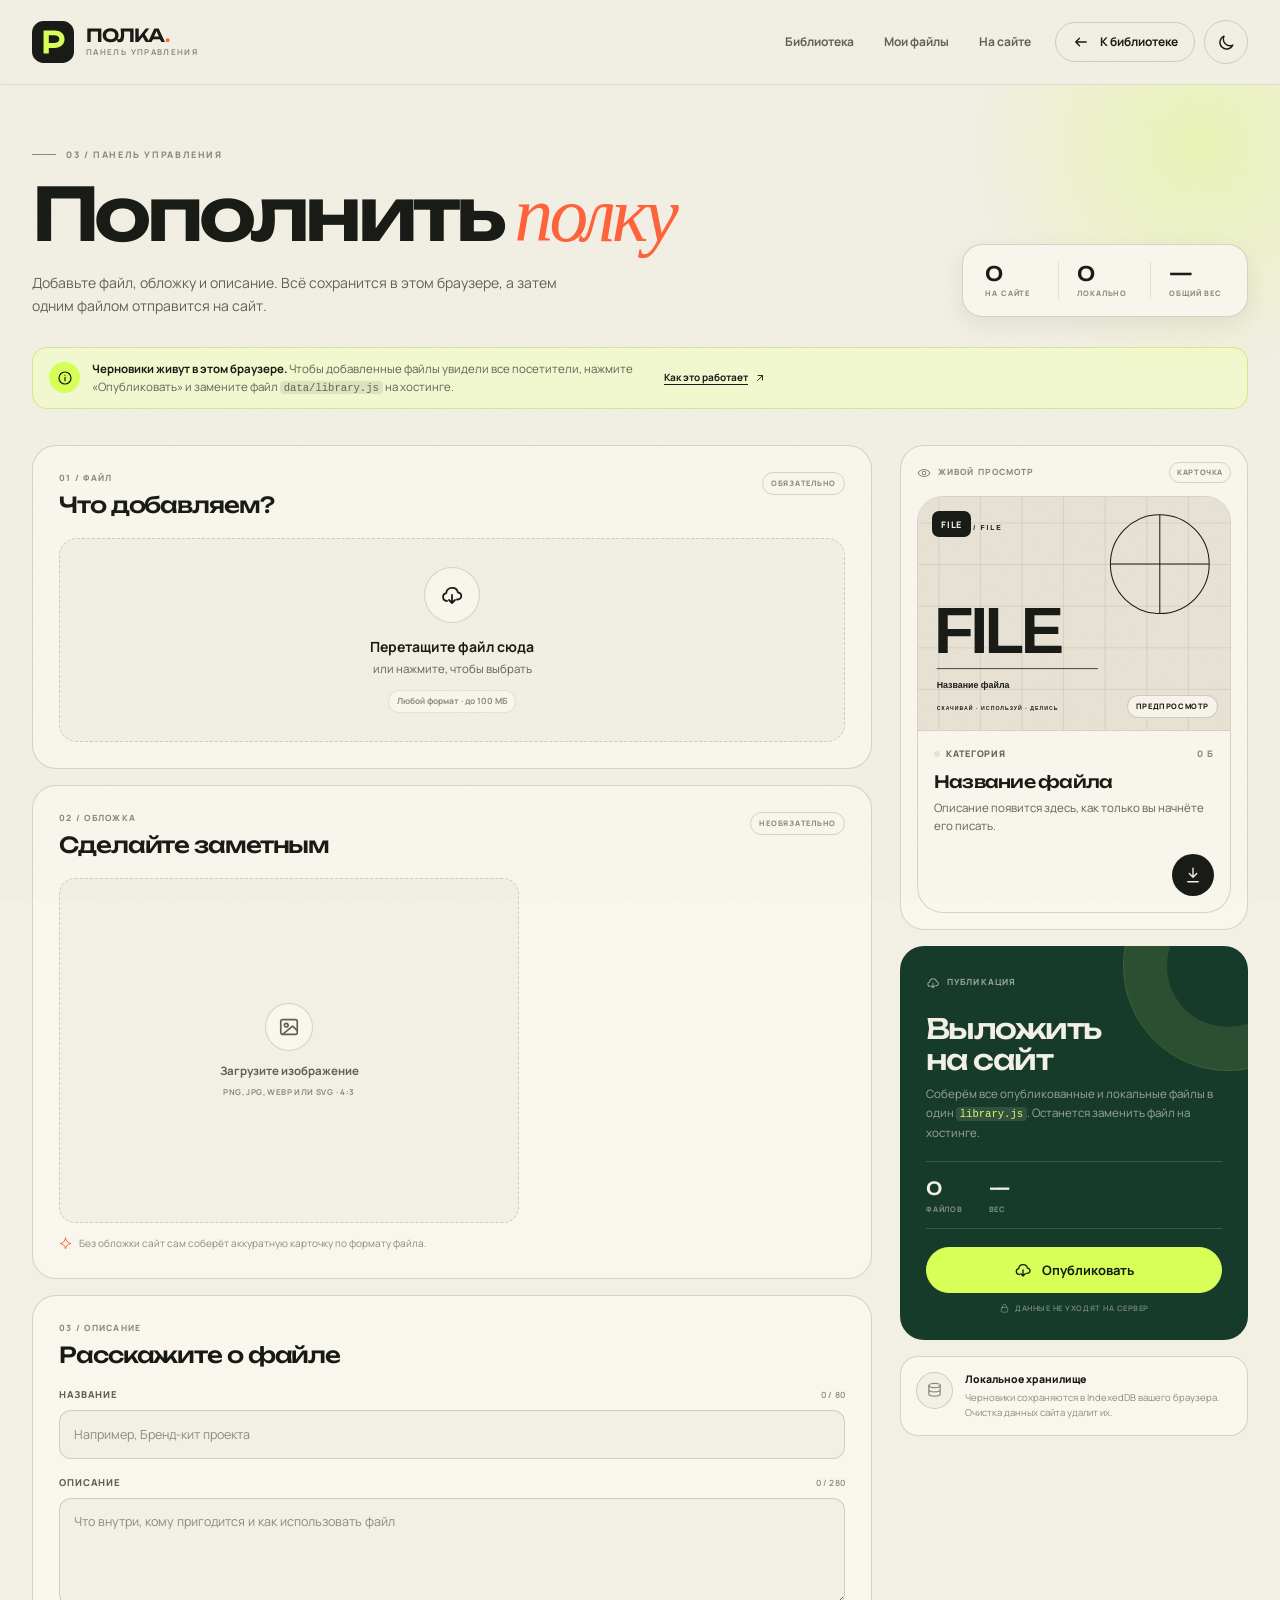
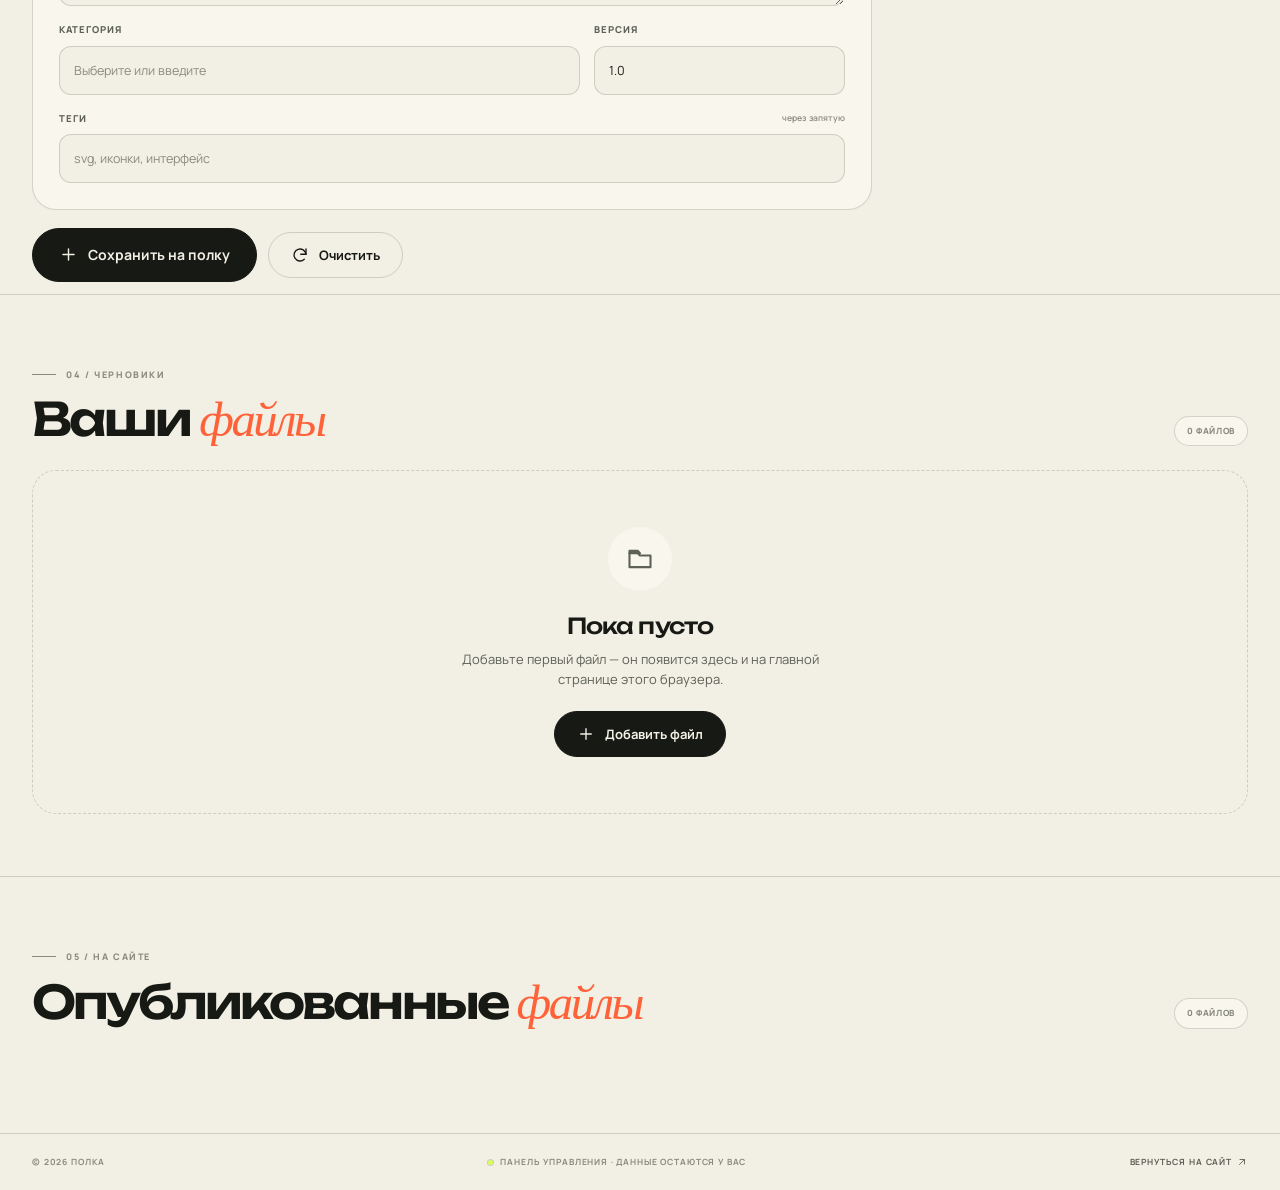
<file: admin.html>
<!doctype html>
<html lang="ru" data-theme="light">
<head>
  <meta charset="utf-8">
  <meta name="viewport" content="width=device-width, initial-scale=1">
  <meta name="description" content="Панель управления библиотекой ПОЛКА: добавляйте файлы, обложки и описания.">
  <meta name="theme-color" content="#f2efe4">
  <title>Панель управления — ПОЛКА</title>
  <link rel="icon" href="assets/favicon.svg" type="image/svg+xml">
  <link rel="stylesheet" href="assets/css/main.css">
  <link rel="stylesheet" href="assets/css/admin.css">
  <script>
    (function () {
      try {
        var saved = localStorage.getItem('polka-theme');
        var theme = saved || (window.matchMedia('(prefers-color-scheme: dark)').matches ? 'dark' : 'light');
        document.documentElement.setAttribute('data-theme', theme);
      } catch (error) {}
    })();
  </script>
  <script src="data/library.js" defer></script>
  <script src="assets/js/icons.js" defer></script>
  <script src="assets/js/store.js" defer></script>
  <script src="assets/js/admin.js" defer></script>
</head>
<body class="admin-page">
  <a class="skip-link" href="#add-file">Перейти к форме</a>

  <header class="site-header">
    <div class="container header-inner">
      <a class="brand" href="index.html" aria-label="ПОЛКА — на главную">
        <span class="brand-mark" aria-hidden="true">
          <svg viewBox="0 0 40 40" fill="none">
            <rect width="40" height="40" rx="11" fill="currentColor"/>
            <path d="M11 9h10.5C27 9 31 12.2 31 17.3s-4 8.3-9.5 8.3H16v5.4h-5V9Zm5 4.6v7.3h4.8c3.3 0 5.2-1.3 5.2-3.7s-1.9-3.6-5.2-3.6H16Z" fill="#D7FF57"/>
          </svg>
        </span>
        <span class="brand-text">
          <span class="brand-name">ПОЛКА<span class="brand-dot">.</span></span>
          <span class="brand-sub">панель управления</span>
        </span>
      </a>

      <nav class="main-nav admin-nav" aria-label="Навигация">
        <a href="index.html">Библиотека</a>
        <a href="#my-files">Мои файлы</a>
        <a href="#published-files">На сайте</a>
      </nav>

      <div class="header-actions">
        <a class="btn btn-ghost btn-sm header-add" href="index.html">
          <span data-icon="arrowLeft"></span>
          <span>К библиотеке</span>
        </a>
        <button class="icon-btn theme-toggle" id="theme-toggle" type="button" aria-label="Переключить тему">
          <span class="theme-icon theme-icon-light" data-icon="moon"></span>
          <span class="theme-icon theme-icon-dark" data-icon="sun"></span>
        </button>
      </div>
    </div>
  </header>

  <main class="admin-main">
    <section class="admin-hero">
      <div class="container">
        <div class="admin-hero-row">
          <div>
            <span class="section-index">03 / Панель управления</span>
            <h1>Пополнить <em>полку</em></h1>
            <p>Добавьте файл, обложку и описание. Всё сохранится в этом браузере, а затем одним файлом отправится на сайт.</p>
          </div>
          <div class="admin-summary" aria-label="Сводка">
            <div><span id="summary-published">6</span><small>на сайте</small></div>
            <div><span id="summary-local">0</span><small>локально</small></div>
            <div><span id="summary-size">0 Б</span><small>общий вес</small></div>
          </div>
        </div>
        <div class="admin-notice">
          <span class="admin-notice-icon" data-icon="info"></span>
          <p><strong>Черновики живут в этом браузере.</strong> Чтобы добавленные файлы увидели все посетители, нажмите «Опубликовать» и замените файл <code>data/library.js</code> на хостинге.</p>
          <button class="text-button" id="notice-help" type="button">Как это работает <span data-icon="arrowUpRight"></span></button>
        </div>
      </div>
    </section>

    <section class="admin-workspace">
      <div class="container admin-layout">
        <div class="admin-form-column" id="add-file">
          <form class="item-form" id="item-form" novalidate>
            <div class="form-card">
              <div class="form-card-head">
                <div>
                  <span class="form-step">01 / Файл</span>
                  <h2>Что добавляем?</h2>
                </div>
                <span class="form-hint">Обязательно</span>
              </div>

              <label class="dropzone dropzone-file" id="file-dropzone" for="file-input" tabindex="0">
                <input type="file" id="file-input" name="file">
                <span class="dropzone-icon" data-icon="uploadCloud"></span>
                <span class="dropzone-title">Перетащите файл сюда</span>
                <span class="dropzone-sub">или нажмите, чтобы выбрать</span>
                <span class="dropzone-meta">Любой формат · до 100 МБ</span>
              </label>

              <div class="selected-file" id="selected-file" hidden>
                <span class="selected-file-icon" data-icon="file"></span>
                <div class="selected-file-info">
                  <strong id="selected-file-name">file.zip</strong>
                  <span id="selected-file-meta">ZIP · 0 Б</span>
                </div>
                <button class="icon-btn small" id="file-remove" type="button" aria-label="Убрать файл">
                  <span data-icon="x"></span>
                </button>
              </div>
            </div>

            <div class="form-card">
              <div class="form-card-head">
                <div>
                  <span class="form-step">02 / Обложка</span>
                  <h2>Сделайте заметным</h2>
                </div>
                <span class="form-hint">Необязательно</span>
              </div>

              <div class="cover-field">
                <label class="cover-dropzone" id="cover-dropzone" for="cover-input" tabindex="0">
                  <input type="file" id="cover-input" name="cover" accept="image/png,image/jpeg,image/webp,image/gif,image/svg+xml,image/avif">
                  <span class="cover-placeholder" id="cover-placeholder">
                    <span class="cover-placeholder-icon" data-icon="image"></span>
                    <span>Загрузите изображение</span>
                    <small>PNG, JPG, WEBP или SVG · 4:3</small>
                  </span>
                  <img class="cover-preview" id="cover-preview" alt="Предпросмотр обложки" hidden>
                  <span class="cover-replace" id="cover-replace" hidden>Заменить обложку</span>
                </label>
                <button class="text-button cover-remove" id="cover-remove" type="button" hidden>
                  <span data-icon="trash"></span>
                  Убрать
                </button>
              </div>
              <p class="field-note"><span data-icon="spark"></span> Без обложки сайт сам соберёт аккуратную карточку по формату файла.</p>
            </div>

            <div class="form-card">
              <div class="form-card-head">
                <div>
                  <span class="form-step">03 / Описание</span>
                  <h2>Расскажите о файле</h2>
                </div>
              </div>

              <div class="field">
                <div class="field-label-row">
                  <label for="title-input">Название</label>
                  <span class="field-counter" id="title-counter">0 / 80</span>
                </div>
                <input class="text-input" id="title-input" name="title" type="text" maxlength="80" placeholder="Например, Бренд-кит проекта" required>
              </div>

              <div class="field">
                <div class="field-label-row">
                  <label for="description-input">Описание</label>
                  <span class="field-counter" id="description-counter">0 / 280</span>
                </div>
                <textarea class="text-input textarea" id="description-input" name="description" maxlength="280" rows="4" placeholder="Что внутри, кому пригодится и как использовать файл"></textarea>
              </div>

              <div class="field-row">
                <div class="field">
                  <label for="category-input">Категория</label>
                  <input class="text-input" id="category-input" name="category" type="text" list="category-list" maxlength="30" placeholder="Выберите или введите">
                  <datalist id="category-list">
                    <option value="Дизайн"></option>
                    <option value="Документы"></option>
                    <option value="Код"></option>
                    <option value="Маркетинг"></option>
                    <option value="Шаблоны"></option>
                    <option value="Фото"></option>
                    <option value="Аудио"></option>
                    <option value="Видео"></option>
                    <option value="Другое"></option>
                  </datalist>
                </div>
                <div class="field">
                  <label for="version-input">Версия</label>
                  <input class="text-input" id="version-input" name="version" type="text" maxlength="20" value="1.0" placeholder="1.0">
                </div>
              </div>

              <div class="field">
                <div class="field-label-row">
                  <label for="tags-input">Теги</label>
                  <span class="field-hint-inline">через запятую</span>
                </div>
                <input class="text-input" id="tags-input" name="tags" type="text" maxlength="120" placeholder="svg, иконки, интерфейс">
              </div>
            </div>

            <div class="form-actions">
              <button class="btn btn-dark btn-lg" id="submit-button" type="submit">
                <span data-icon="plus"></span>
                <span id="submit-label">Сохранить на полку</span>
              </button>
              <button class="btn btn-ghost" id="cancel-edit" type="button" hidden>
                <span data-icon="x"></span>
                <span>Отменить редактирование</span>
              </button>
              <button class="btn btn-ghost" id="clear-form" type="button">
                <span data-icon="refresh"></span>
                <span>Очистить</span>
              </button>
              <span class="form-status" id="form-status" role="status" aria-live="polite"></span>
            </div>
          </form>
        </div>

        <aside class="admin-sidebar">
          <div class="preview-panel">
            <div class="panel-head">
              <span class="panel-title"><span data-icon="eye"></span> Живой просмотр</span>
              <span class="panel-badge">Карточка</span>
            </div>
            <article class="file-card preview-card" aria-label="Предпросмотр карточки">
              <div class="card-cover">
                <img id="preview-cover" src="assets/covers/brand-kit.svg" alt="">
                <span class="file-ext" id="preview-ext">FILE</span>
                <span class="preview-label">Предпросмотр</span>
              </div>
              <div class="card-body">
                <div class="card-meta">
                  <span class="card-category" id="preview-category">Категория</span>
                  <span id="preview-size">0 Б</span>
                </div>
                <h3 id="preview-title">Название файла</h3>
                <p class="card-description" id="preview-description">Описание появится здесь, как только вы начнёте его писать.</p>
                <div class="card-foot">
                  <div class="tag-list" id="preview-tags"></div>
                  <span class="download-round" aria-hidden="true"><span data-icon="download"></span></span>
                </div>
              </div>
            </article>
          </div>

          <div class="publish-card">
            <div class="publish-orbit" aria-hidden="true"></div>
            <span class="panel-title light"><span data-icon="uploadCloud"></span> Публикация</span>
            <h2>Выложить<br>на сайт</h2>
            <p>Соберём все опубликованные и локальные файлы в один <code>library.js</code>. Останется заменить файл на хостинге.</p>
            <div class="publish-stats">
              <div><strong id="publish-count">6</strong><span>файлов</span></div>
              <div><strong id="publish-size">—</strong><span>вес</span></div>
            </div>
            <button class="btn btn-accent btn-block" id="publish-button" type="button">
              <span data-icon="uploadCloud"></span>
              <span>Опубликовать</span>
            </button>
            <span class="publish-note"><span data-icon="lock"></span> Данные не уходят на сервер</span>
          </div>

          <div class="storage-card">
            <span class="storage-icon" data-icon="db"></span>
            <div>
              <strong>Локальное хранилище</strong>
              <p>Черновики сохраняются в IndexedDB вашего браузера. Очистка данных сайта удалит их.</p>
            </div>
          </div>
        </aside>
      </div>
    </section>

    <section class="admin-section" id="my-files">
      <div class="container">
        <div class="admin-section-head">
          <div>
            <span class="section-index">04 / Черновики</span>
            <h2>Ваши <em>файлы</em></h2>
          </div>
          <span class="count-pill" id="local-count">0 файлов</span>
        </div>
        <div class="local-list" id="local-list"></div>
        <div class="admin-empty" id="local-empty">
          <span class="empty-icon" data-icon="folder"></span>
          <h3>Пока пусто</h3>
          <p>Добавьте первый файл — он появится здесь и на главной странице этого браузера.</p>
          <a class="btn btn-dark" href="#add-file">
            <span data-icon="plus"></span>
            <span>Добавить файл</span>
          </a>
        </div>
      </div>
    </section>

    <section class="admin-section admin-section-published" id="published-files">
      <div class="container">
        <div class="admin-section-head">
          <div>
            <span class="section-index">05 / На сайте</span>
            <h2>Опубликованные <em>файлы</em></h2>
          </div>
          <span class="count-pill" id="published-count">0 файлов</span>
        </div>
        <div class="published-list" id="published-list"></div>
      </div>
    </section>
  </main>

  <footer class="site-footer admin-footer">
    <div class="container footer-bottom">
      <span>© <span id="footer-year">2026</span> ПОЛКА</span>
      <span class="footer-made">Панель управления · данные остаются у вас</span>
      <a href="index.html">Вернуться на сайт <span data-icon="arrowUpRight"></span></a>
    </div>
  </footer>

  <dialog class="publish-dialog" id="publish-dialog" aria-labelledby="publish-dialog-title">
    <button class="dialog-close" id="publish-close" type="button" aria-label="Закрыть">
      <span data-icon="x"></span>
    </button>
    <div class="publish-dialog-icon" data-icon="uploadCloud"></div>
    <span class="section-index">Публикация / один шаг</span>
    <h2 id="publish-dialog-title">Обновить библиотеку</h2>
    <p class="publish-dialog-lead">Скачайте файл с актуальными данными и замените им <code>data/library.js</code> в папке сайта. После загрузки на хостинг изменения увидят все.</p>
    <div class="export-summary" id="export-summary">
      <span data-icon="package"></span>
      <div><strong id="export-file-name">library.js</strong><span id="export-meta">6 файлов · 0 Б</span></div>
    </div>
    <ol class="publish-steps">
      <li><span>01</span><p>Нажмите «Скачать library.js».</p></li>
      <li><span>02</span><p>Замените старый файл в папке <code>data/</code>.</p></li>
      <li><span>03</span><p>Загрузите обновление на хостинг и обновите страницу.</p></li>
    </ol>
    <div class="dialog-actions">
      <button class="btn btn-dark btn-lg" id="download-library" type="button">
        <span data-icon="download"></span>
        <span>Скачать library.js</span>
      </button>
      <button class="btn btn-ghost" id="publish-later" type="button">Позже</button>
    </div>
    <p class="dialog-fineprint"><span data-icon="shield"></span> Файлы из черновиков будут встроены в library.js как data URL. Для очень больших файлов лучше добавлять их вручную в папку <code>files/</code>.</p>
  </dialog>

  <dialog class="confirm-dialog" id="delete-dialog" aria-labelledby="delete-dialog-title">
    <div class="confirm-icon" data-icon="alert"></div>
    <h2 id="delete-dialog-title">Удалить файл?</h2>
    <p id="delete-dialog-text">Он исчезнет из локальных черновиков. Опубликованная версия останется на сайте.</p>
    <div class="dialog-actions">
      <button class="btn btn-danger" id="confirm-delete" type="button">
        <span data-icon="trash"></span>
        <span>Удалить</span>
      </button>
      <button class="btn btn-ghost" id="cancel-delete" type="button">Оставить</button>
    </div>
  </dialog>

  <div class="toast" id="toast" role="status" aria-live="polite" hidden>
    <span class="toast-icon" data-icon="checkCircle"></span>
    <span id="toast-text">Готово</span>
  </div>
</body>
</html>
</file>
<file: assets/css/main.css>
/* =========================================================
   ПОЛКА — base, public site and shared components
   ========================================================= */

@font-face {
  font-family: 'Manrope';
  src: url('../fonts/manrope-cyrillic.woff2') format('woff2');
  font-style: normal;
  font-weight: 400 800;
  font-display: swap;
  unicode-range: U+0301, U+0400-045F, U+0490-0491, U+04B0-04B1, U+2116;
}
@font-face {
  font-family: 'Manrope';
  src: url('../fonts/manrope-latin.woff2') format('woff2');
  font-style: normal;
  font-weight: 400 800;
  font-display: swap;
  unicode-range: U+0000-00FF, U+0131, U+0152-0153, U+02BB-02BC, U+02C6, U+02DA, U+02DC, U+0304, U+0308, U+0329, U+2000-206F, U+20AC, U+2122, U+2191, U+2193, U+2212, U+2215, U+FEFF, U+FFFD;
}
@font-face {
  font-family: 'Unbounded';
  src: url('../fonts/unbounded-cyrillic.woff2') format('woff2');
  font-style: normal;
  font-weight: 400 700;
  font-display: swap;
  unicode-range: U+0301, U+0400-045F, U+0490-0491, U+04B0-04B1, U+2116;
}
@font-face {
  font-family: 'Unbounded';
  src: url('../fonts/unbounded-latin.woff2') format('woff2');
  font-style: normal;
  font-weight: 400 700;
  font-display: swap;
  unicode-range: U+0000-00FF, U+0131, U+0152-0153, U+02BB-02BC, U+02C6, U+02DA, U+02DC, U+0304, U+0308, U+0329, U+2000-206F, U+20AC, U+2122, U+2191, U+2193, U+2212, U+2215, U+FEFF, U+FFFD;
}

:root {
  color-scheme: light;
  --bg: #f2efe4;
  --bg-soft: #eae6d9;
  --surface: #f9f6ed;
  --surface-raised: #fdfbf5;
  --ink: #171914;
  --ink-soft: #5e6157;
  --ink-muted: #898b7f;
  --line: rgba(23, 25, 20, 0.16);
  --line-soft: rgba(23, 25, 20, 0.09);
  --line-strong: #171914;
  --accent: #d7ff57;
  --accent-soft: rgba(215, 255, 87, 0.32);
  --coral: #ff6239;
  --forest: #173b2b;
  --forest-deep: #102a1e;
  --paper: #f2efe4;
  --ink-const: #171914;
  --sky: #dce9ff;
  --danger: #d84a39;
  --shadow-sm: 0 8px 24px rgba(23, 25, 20, 0.07);
  --shadow-md: 0 18px 44px rgba(23, 25, 20, 0.11);
  --shadow-lg: 0 30px 80px rgba(23, 25, 20, 0.18);
  --radius-sm: 12px;
  --radius-md: 18px;
  --radius-lg: 26px;
  --radius-xl: 36px;
  --font-body: 'Manrope', 'Segoe UI', system-ui, -apple-system, sans-serif;
  --font-display: 'Unbounded', 'Arial Black', 'Segoe UI', sans-serif;
  --font-serif: Georgia, 'Times New Roman', serif;
  --header-height: 84px;
  --ease: cubic-bezier(0.22, 1, 0.36, 1);
  --container: 1240px;
}

[data-theme='dark'] {
  color-scheme: dark;
  --bg: #11130f;
  --bg-soft: #191c16;
  --surface: #1b1e18;
  --surface-raised: #21251e;
  --ink: #f1eee2;
  --ink-soft: #b6b7aa;
  --ink-muted: #898b80;
  --line: rgba(241, 238, 226, 0.17);
  --line-soft: rgba(241, 238, 226, 0.09);
  --line-strong: #f1eee2;
  --accent: #d7ff57;
  --accent-soft: rgba(215, 255, 87, 0.18);
  --coral: #ff7652;
  --paper: #f2efe4;
  --ink-const: #171914;
  --shadow-sm: 0 8px 24px rgba(0, 0, 0, 0.24);
  --shadow-md: 0 18px 44px rgba(0, 0, 0, 0.32);
  --shadow-lg: 0 30px 80px rgba(0, 0, 0, 0.46);
}

*,
*::before,
*::after {
  box-sizing: border-box;
}

html {
  scroll-behavior: smooth;
  scroll-padding-top: calc(var(--header-height) + 24px);
}

body {
  margin: 0;
  min-width: 320px;
  overflow-x: hidden;
  background: var(--bg);
  color: var(--ink);
  font-family: var(--font-body);
  font-size: 16px;
  line-height: 1.5;
  -webkit-font-smoothing: antialiased;
  -moz-osx-font-smoothing: grayscale;
  transition: background-color 0.25s ease, color 0.25s ease;
}

body::before {
  content: '';
  position: fixed;
  inset: 0;
  z-index: 1000;
  pointer-events: none;
  opacity: 0.035;
  background-image: url("data:image/svg+xml,%3Csvg xmlns='http://www.w3.org/2000/svg' width='180' height='180' viewBox='0 0 180 180'%3E%3Cfilter id='n'%3E%3CfeTurbulence type='fractalNoise' baseFrequency='.82' numOctaves='3' stitchTiles='stitch'/%3E%3C/filter%3E%3Crect width='100%25' height='100%25' filter='url(%23n)'/%3E%3C/svg%3E");
}

::selection {
  background: var(--accent);
  color: var(--ink-const);
}

[hidden] {
  display: none !important;
}

img {
  display: block;
  max-width: 100%;
}

svg {
  display: block;
}

a {
  color: inherit;
  text-decoration: none;
}

button,
input,
select,
textarea {
  font: inherit;
}

button {
  color: inherit;
}

button,
a,
input,
textarea,
select {
  -webkit-tap-highlight-color: transparent;
}

:focus-visible {
  outline: 3px solid var(--accent);
  outline-offset: 3px;
}

h1,
h2,
h3,
p,
dl,
dd,
figure {
  margin: 0;
}

ul,
ol {
  margin: 0;
  padding: 0;
  list-style: none;
}

code {
  font-family: 'Consolas', 'SFMono-Regular', Menlo, monospace;
  font-size: 0.92em;
  padding: 0.08em 0.35em;
  border-radius: 4px;
  background: var(--line-soft);
}

.container {
  width: min(var(--container), calc(100% - 64px));
  margin-inline: auto;
}

.visually-hidden {
  position: absolute !important;
  width: 1px !important;
  height: 1px !important;
  padding: 0 !important;
  margin: -1px !important;
  overflow: hidden !important;
  clip: rect(0, 0, 0, 0) !important;
  white-space: nowrap !important;
  border: 0 !important;
}

.skip-link {
  position: fixed;
  left: 16px;
  top: -100px;
  z-index: 2000;
  padding: 12px 18px;
  border-radius: 999px;
  background: var(--ink);
  color: var(--bg);
  font-size: 13px;
  font-weight: 700;
  transition: top 0.2s ease;
}

.skip-link:focus {
  top: 16px;
}

.icon {
  width: 20px;
  height: 20px;
  flex: 0 0 auto;
}

/* ---------- Buttons ---------- */

.btn {
  display: inline-flex;
  align-items: center;
  justify-content: center;
  gap: 10px;
  min-height: 46px;
  padding: 12px 22px;
  border: 1px solid transparent;
  border-radius: 999px;
  background: transparent;
  color: var(--ink);
  font-family: var(--font-body);
  font-size: 13px;
  font-weight: 700;
  line-height: 1.1;
  white-space: nowrap;
  cursor: pointer;
  text-decoration: none;
  transition: transform 0.2s var(--ease), background-color 0.2s ease, border-color 0.2s ease, color 0.2s ease, box-shadow 0.2s ease;
}

.btn .icon {
  width: 18px;
  height: 18px;
}

.btn:hover {
  transform: translateY(-1px);
}

.btn:active {
  transform: translateY(0);
}

.btn:disabled,
.icon-btn:disabled {
  opacity: 0.55;
  cursor: not-allowed;
  transform: none;
  box-shadow: none;
}

.btn-dark {
  background: var(--ink);
  color: var(--bg);
  border-color: var(--ink);
}

.btn-dark:hover {
  background: var(--forest);
  border-color: var(--forest);
  color: var(--paper);
  box-shadow: var(--shadow-sm);
}

[data-theme='dark'] .btn-dark:hover {
  background: var(--accent);
  border-color: var(--accent);
  color: var(--ink-const);
}

.btn-accent {
  background: var(--accent);
  border-color: var(--accent);
  color: var(--ink-const);
}

.btn-accent:hover {
  background: var(--ink);
  border-color: var(--ink);
  color: var(--bg);
  box-shadow: var(--shadow-sm);
}

[data-theme='dark'] .btn-accent:hover {
  background: var(--paper);
  border-color: var(--paper);
  color: var(--ink-const);
}

.btn-ghost {
  border-color: var(--line);
  background: transparent;
  color: var(--ink);
}

.btn-ghost:hover {
  border-color: var(--line-strong);
  background: var(--surface);
}

.btn-danger {
  background: var(--danger);
  border-color: var(--danger);
  color: #fff;
}

.btn-danger:hover {
  background: #b93a2b;
  border-color: #b93a2b;
}

.btn-lg {
  min-height: 54px;
  padding: 16px 26px;
  font-size: 14px;
}

.btn-lg .icon {
  width: 19px;
  height: 19px;
}

.btn-sm {
  min-height: 40px;
  padding: 10px 16px;
  font-size: 12px;
}

.btn-block {
  width: 100%;
}

.icon-btn {
  display: inline-flex;
  align-items: center;
  justify-content: center;
  width: 44px;
  height: 44px;
  padding: 0;
  border: 1px solid var(--line);
  border-radius: 50%;
  background: transparent;
  color: var(--ink);
  cursor: pointer;
  transition: background-color 0.2s ease, border-color 0.2s ease, transform 0.2s ease;
}

.icon-btn:hover {
  background: var(--surface);
  border-color: var(--line-strong);
}

.icon-btn .icon {
  width: 19px;
  height: 19px;
}

.icon-btn.small {
  width: 34px;
  height: 34px;
}

.icon-btn.small .icon {
  width: 16px;
  height: 16px;
}

.text-button {
  display: inline-flex;
  align-items: center;
  gap: 6px;
  padding: 0;
  border: 0;
  background: transparent;
  color: var(--ink);
  font-size: 12px;
  font-weight: 700;
  text-decoration: underline;
  text-decoration-thickness: 1px;
  text-underline-offset: 3px;
  cursor: pointer;
}

.text-button .icon {
  width: 14px;
  height: 14px;
}

.text-button:hover {
  color: var(--coral);
}

/* ---------- Header ---------- */

.site-header {
  position: sticky;
  top: 0;
  z-index: 100;
  background: color-mix(in srgb, var(--bg) 88%, transparent);
  border-bottom: 1px solid var(--line-soft);
  backdrop-filter: blur(18px);
  -webkit-backdrop-filter: blur(18px);
}

.header-inner {
  display: flex;
  align-items: center;
  justify-content: space-between;
  gap: 24px;
  min-height: var(--header-height);
}

.brand {
  display: inline-flex;
  align-items: center;
  gap: 12px;
  flex: 0 0 auto;
}

.brand-mark {
  display: inline-flex;
  width: 42px;
  height: 42px;
  color: var(--ink);
  transition: transform 0.3s var(--ease);
}

.brand:hover .brand-mark {
  transform: rotate(-5deg) scale(1.03);
}

.brand-mark svg {
  width: 100%;
  height: 100%;
}

.brand-text {
  display: flex;
  flex-direction: column;
  gap: 1px;
}

.brand-name {
  font-family: var(--font-display);
  font-size: 18px;
  font-weight: 600;
  letter-spacing: -0.05em;
  line-height: 1.1;
}

.brand-dot {
  color: var(--coral);
}

.brand-sub {
  color: var(--ink-muted);
  font-size: 8px;
  font-weight: 700;
  letter-spacing: 0.17em;
  text-transform: uppercase;
  line-height: 1.3;
}

.main-nav {
  display: flex;
  align-items: center;
  gap: 30px;
  margin-left: auto;
}

.main-nav a {
  position: relative;
  padding: 6px 0;
  color: var(--ink-soft);
  font-size: 12px;
  font-weight: 700;
  transition: color 0.2s ease;
}

.main-nav a::after {
  content: '';
  position: absolute;
  left: 0;
  right: 0;
  bottom: 1px;
  height: 2px;
  border-radius: 2px;
  background: var(--coral);
  transform: scaleX(0);
  transform-origin: left;
  transition: transform 0.25s var(--ease);
}

.main-nav a:hover {
  color: var(--ink);
}

.main-nav a:hover::after {
  transform: scaleX(1);
}

.header-actions {
  display: flex;
  align-items: center;
  gap: 9px;
  flex: 0 0 auto;
}

.theme-icon {
  display: inline-flex;
}

.theme-icon-dark {
  display: none;
}

[data-theme='dark'] .theme-icon-light {
  display: none;
}

[data-theme='dark'] .theme-icon-dark {
  display: inline-flex;
}

.nav-toggle {
  display: none;
}

.mobile-nav {
  display: none;
  border-top: 1px solid var(--line-soft);
  background: var(--bg);
}

.mobile-nav nav {
  display: flex;
  flex-direction: column;
  padding-block: 12px 20px;
}

.mobile-nav a {
  display: flex;
  align-items: center;
  justify-content: space-between;
  padding: 14px 0;
  border-bottom: 1px solid var(--line-soft);
  font-size: 14px;
  font-weight: 700;
}

.mobile-nav a .icon {
  width: 17px;
  height: 17px;
  color: var(--ink-muted);
}

.mobile-nav .mobile-nav-add {
  margin-top: 12px;
  padding: 15px 18px;
  border: 0;
  border-radius: 999px;
  background: var(--ink);
  color: var(--bg);
}

.mobile-nav .mobile-nav-add .icon {
  color: currentColor;
}

/* ---------- Shared labels ---------- */

.eyebrow {
  display: inline-flex;
  align-items: center;
  gap: 9px;
  padding: 6px 13px 6px 7px;
  border: 1px solid var(--line);
  border-radius: 999px;
  color: var(--ink-soft);
  font-size: 10px;
  font-weight: 700;
  letter-spacing: 0.13em;
  text-transform: uppercase;
}

.eyebrow-icon {
  display: inline-flex;
  align-items: center;
  justify-content: center;
  width: 23px;
  height: 23px;
  border-radius: 50%;
  background: var(--accent);
  color: var(--ink-const);
}

.eyebrow-icon .icon {
  width: 13px;
  height: 13px;
}

.section-index {
  display: inline-flex;
  align-items: center;
  gap: 10px;
  color: var(--ink-muted);
  font-size: 9px;
  font-weight: 800;
  letter-spacing: 0.18em;
  text-transform: uppercase;
}

.section-index::before {
  content: '';
  width: 24px;
  height: 1px;
  background: currentColor;
}

.section-index.light {
  color: rgba(242, 239, 228, 0.58);
}

.section-index.light::before {
  background: var(--accent);
}

/* ---------- Hero ---------- */

.hero {
  position: relative;
  padding: 66px 0 100px;
  overflow: hidden;
}

.hero::before {
  content: '';
  position: absolute;
  top: -200px;
  left: -180px;
  width: 520px;
  height: 520px;
  border-radius: 50%;
  background: radial-gradient(circle, var(--accent-soft), transparent 68%);
  pointer-events: none;
}

.hero-grid {
  display: grid;
  grid-template-columns: minmax(0, 1.08fr) minmax(400px, 0.92fr);
  align-items: center;
  gap: 54px;
}

.hero-copy {
  position: relative;
  z-index: 2;
  max-width: 700px;
}

.hero h1 {
  margin: 26px 0 24px;
  font-family: var(--font-display);
  font-size: clamp(50px, 6.3vw, 96px);
  font-weight: 600;
  letter-spacing: -0.065em;
  line-height: 0.99;
}

.hero h1 em {
  color: var(--coral);
  font-family: var(--font-serif);
  font-size: 1.02em;
  font-weight: 400;
  font-style: italic;
  letter-spacing: -0.055em;
}

.hero-lead {
  max-width: 535px;
  color: var(--ink-soft);
  font-size: 16px;
  line-height: 1.68;
}

.hero-actions {
  display: flex;
  flex-wrap: wrap;
  gap: 11px;
  margin-top: 32px;
}

.hero-stats {
  display: flex;
  gap: 0;
  margin-top: 54px;
  padding-top: 22px;
  border-top: 1px solid var(--line);
}

.hero-stats > div {
  min-width: 112px;
  padding-right: 26px;
  margin-right: 26px;
  border-right: 1px solid var(--line);
}

.hero-stats > div:last-child {
  padding-right: 0;
  margin-right: 0;
  border-right: 0;
}

.hero-stats dt {
  margin-bottom: 3px;
  color: var(--ink-muted);
  font-size: 9px;
  font-weight: 800;
  letter-spacing: 0.15em;
  text-transform: uppercase;
}

.hero-stats dd {
  font-family: var(--font-display);
  font-size: 23px;
  font-weight: 500;
  letter-spacing: -0.04em;
  line-height: 1.25;
}

.hero-art {
  position: relative;
  z-index: 1;
  min-height: 590px;
  isolation: isolate;
}

.art-grid {
  position: absolute;
  inset: 2% -3% 2% 2%;
  z-index: -2;
  background-image: radial-gradient(var(--line) 1px, transparent 1px);
  background-size: 22px 22px;
  opacity: 0.75;
  -webkit-mask-image: radial-gradient(ellipse at 55% 50%, #000 20%, transparent 72%);
  mask-image: radial-gradient(ellipse at 55% 50%, #000 20%, transparent 72%);
}

.art-orbit {
  position: absolute;
  top: 50%;
  left: 52%;
  z-index: -1;
  width: 420px;
  height: 420px;
  border: 1px solid var(--line);
  border-radius: 50%;
  transform: translate(-50%, -50%);
}

.art-orbit::before,
.art-orbit::after {
  content: '';
  position: absolute;
  border-radius: 50%;
}

.art-orbit::before {
  inset: 48px;
  border: 1px dashed var(--line);
}

.art-orbit::after {
  width: 14px;
  height: 14px;
  top: 34px;
  right: 68px;
  background: var(--accent);
  border: 2px solid var(--ink);
}

.art-card {
  position: absolute;
  overflow: hidden;
  padding: 9px;
  border: 1px solid var(--line);
  border-radius: 20px;
  background: var(--surface-raised);
  box-shadow: var(--shadow-md);
  transition: transform 0.5s var(--ease);
}

.art-card img {
  width: 100%;
  aspect-ratio: 4 / 3;
  object-fit: cover;
  border-radius: 12px;
}

.art-card figcaption {
  display: flex;
  align-items: center;
  justify-content: space-between;
  gap: 8px;
  padding: 10px 4px 2px;
  color: var(--ink-soft);
  font-size: 9px;
  font-weight: 800;
  letter-spacing: 0.12em;
  text-transform: uppercase;
}

.art-card-arrow {
  display: inline-flex;
  align-items: center;
  justify-content: center;
  width: 23px;
  height: 23px;
  border-radius: 50%;
  background: var(--ink);
  color: var(--bg);
}

.art-card-arrow .icon {
  width: 12px;
  height: 12px;
}

.art-card-back {
  top: 3%;
  left: 1%;
  z-index: 1;
  width: 53%;
  transform: rotate(-9deg);
}

.art-card-mid {
  top: 24%;
  right: 0;
  z-index: 2;
  width: 55%;
  transform: rotate(7deg);
}

.art-card-front {
  bottom: 4%;
  left: 15%;
  z-index: 3;
  width: 61%;
  transform: rotate(-2deg);
}

.hero-art:hover .art-card-back {
  transform: rotate(-11deg) translate(-4px, -3px);
}

.hero-art:hover .art-card-mid {
  transform: rotate(9deg) translate(4px, -2px);
}

.hero-art:hover .art-card-front {
  transform: rotate(-1deg) translateY(-4px);
}

.art-badge {
  position: absolute;
  top: 1%;
  right: 3%;
  z-index: 5;
  display: flex;
  align-items: center;
  gap: 9px;
  padding: 10px 15px 10px 10px;
  border-radius: 999px;
  background: var(--ink-const);
  color: var(--paper);
  font-size: 9px;
  font-weight: 600;
  letter-spacing: 0.03em;
  line-height: 1.3;
  transform: rotate(3deg);
  box-shadow: var(--shadow-sm);
}

.art-badge strong {
  color: var(--accent);
  font-weight: 800;
}

.art-badge-icon {
  display: inline-flex;
  align-items: center;
  justify-content: center;
  width: 30px;
  height: 30px;
  border-radius: 50%;
  background: var(--accent);
  color: var(--ink-const);
}

.art-badge-icon .icon {
  width: 15px;
  height: 15px;
}

.hero-stamp {
  position: absolute;
  right: 2%;
  bottom: 0;
  z-index: 6;
  display: flex;
  align-items: center;
  justify-content: center;
  width: 126px;
  height: 126px;
  border: 2px solid var(--ink-const);
  border-radius: 50%;
  background: var(--accent);
  color: var(--ink-const);
  box-shadow: var(--shadow-sm);
}

.stamp-ring {
  width: 100%;
  height: 100%;
  animation: stamp-spin 26s linear infinite;
}

.stamp-ring text {
  fill: var(--ink-const);
  font-family: var(--font-body);
  font-size: 9.4px;
  font-weight: 800;
  letter-spacing: 1.8px;
}

.stamp-icon {
  position: absolute;
  top: 50%;
  left: 50%;
  display: inline-flex;
  transform: translate(-50%, -50%);
}

.stamp-icon .icon {
  width: 30px;
  height: 30px;
}

.art-caption {
  position: absolute;
  bottom: 4%;
  left: 0;
  color: var(--ink-muted);
  font-size: 8px;
  font-weight: 800;
  letter-spacing: 0.2em;
  writing-mode: vertical-rl;
  transform: rotate(180deg);
}

@keyframes stamp-spin {
  to { transform: rotate(360deg); }
}

/* ---------- Library ---------- */

.library {
  padding: 20px 0 100px;
  scroll-margin-top: calc(var(--header-height) + 20px);
}

.section-heading {
  display: flex;
  align-items: flex-end;
  justify-content: space-between;
  gap: 40px;
  padding-top: 26px;
  margin-bottom: 32px;
  border-top: 1px solid var(--line);
}

.section-heading h2 {
  margin-top: 16px;
  font-family: var(--font-display);
  font-size: clamp(38px, 4.6vw, 64px);
  font-weight: 600;
  letter-spacing: -0.06em;
  line-height: 1.02;
}

.section-heading h2 em,
.admin-section-head h2 em {
  color: var(--coral);
  font-family: var(--font-serif);
  font-size: 1.06em;
  font-weight: 400;
  font-style: italic;
  letter-spacing: -0.05em;
}

.section-heading > p {
  max-width: 380px;
  padding-bottom: 4px;
  color: var(--ink-soft);
  font-size: 13px;
  line-height: 1.65;
}

.toolbar {
  padding: 16px;
  margin-bottom: 26px;
  border: 1px solid var(--line);
  border-radius: var(--radius-lg);
  background: var(--surface);
}

.toolbar-top {
  display: flex;
  align-items: center;
  gap: 10px;
}

.search-box {
  position: relative;
  display: flex;
  align-items: center;
  flex: 1;
  min-width: 0;
  height: 56px;
  border: 1px solid var(--line);
  border-radius: 16px;
  background: var(--bg);
  transition: border-color 0.2s ease, box-shadow 0.2s ease;
}

.search-box:focus-within {
  border-color: var(--ink);
  box-shadow: 0 0 0 3px var(--accent-soft);
}

.search-icon {
  display: inline-flex;
  margin-left: 17px;
  color: var(--ink-muted);
}

.search-icon .icon {
  width: 20px;
  height: 20px;
}

.search-box input {
  width: 100%;
  height: 100%;
  padding: 0 56px 0 12px;
  border: 0;
  outline: 0;
  background: transparent;
  color: var(--ink);
  font-size: 14px;
}

.search-box input::placeholder {
  color: var(--ink-muted);
}

.search-box input::-webkit-search-cancel-button {
  display: none;
}

.search-clear {
  position: absolute;
  right: 46px;
  display: inline-flex;
  align-items: center;
  justify-content: center;
  width: 28px;
  height: 28px;
  padding: 0;
  border: 0;
  border-radius: 50%;
  background: var(--line-soft);
  color: var(--ink);
  cursor: pointer;
}

.search-clear .icon {
  width: 14px;
  height: 14px;
}

.search-hint {
  position: absolute;
  right: 14px;
  display: inline-flex;
  align-items: center;
  justify-content: center;
  width: 23px;
  height: 23px;
  border: 1px solid var(--line);
  border-radius: 6px;
  color: var(--ink-muted);
  font-size: 11px;
  font-weight: 700;
}

.toolbar-controls {
  display: flex;
  align-items: center;
  gap: 10px;
}

.select-wrap {
  position: relative;
  display: flex;
  align-items: center;
}

.select-wrap select {
  height: 56px;
  min-width: 172px;
  padding: 0 40px 0 17px;
  border: 1px solid var(--line);
  border-radius: 16px;
  outline: 0;
  background: var(--bg);
  color: var(--ink);
  font-size: 12px;
  font-weight: 700;
  cursor: pointer;
  appearance: none;
  -webkit-appearance: none;
}

.select-wrap select:focus {
  border-color: var(--ink);
  box-shadow: 0 0 0 3px var(--accent-soft);
}

.select-chevron {
  position: absolute;
  right: 14px;
  display: inline-flex;
  pointer-events: none;
  color: var(--ink-muted);
}

.select-chevron .icon {
  width: 16px;
  height: 16px;
}

.view-switch {
  display: flex;
  gap: 3px;
  padding: 4px;
  border: 1px solid var(--line);
  border-radius: 16px;
  background: var(--bg);
}

.view-btn {
  display: inline-flex;
  align-items: center;
  justify-content: center;
  width: 46px;
  height: 46px;
  padding: 0;
  border: 0;
  border-radius: 11px;
  background: transparent;
  color: var(--ink-muted);
  cursor: pointer;
  transition: background-color 0.2s ease, color 0.2s ease;
}

.view-btn .icon {
  width: 18px;
  height: 18px;
}

.view-btn:hover {
  color: var(--ink);
}

.view-btn.is-active {
  background: var(--ink);
  color: var(--bg);
}

.toolbar-bottom {
  display: flex;
  align-items: center;
  justify-content: space-between;
  gap: 20px;
  margin-top: 14px;
}

.filters {
  display: flex;
  flex-wrap: wrap;
  gap: 7px;
}

.filter-btn {
  display: inline-flex;
  align-items: center;
  gap: 7px;
  padding: 8px 13px;
  border: 1px solid var(--line);
  border-radius: 999px;
  background: transparent;
  color: var(--ink-soft);
  font-size: 11px;
  font-weight: 700;
  line-height: 1;
  cursor: pointer;
  transition: background-color 0.2s ease, border-color 0.2s ease, color 0.2s ease;
}

.filter-btn span {
  color: var(--ink-muted);
  font-size: 9px;
  font-weight: 800;
}

.filter-btn:hover {
  border-color: var(--line-strong);
  color: var(--ink);
}

.filter-btn.is-active {
  background: var(--ink);
  border-color: var(--ink);
  color: var(--bg);
}

.filter-btn.is-active span {
  color: color-mix(in srgb, var(--bg) 60%, transparent);
}

.results-count {
  flex: 0 0 auto;
  color: var(--ink-muted);
  font-size: 9px;
  font-weight: 800;
  letter-spacing: 0.14em;
  text-transform: uppercase;
}

/* ---------- Cards ---------- */

.library-grid {
  display: grid;
  grid-template-columns: repeat(3, minmax(0, 1fr));
  gap: 22px;
}

.file-card {
  position: relative;
  display: flex;
  flex-direction: column;
  min-width: 0;
  overflow: hidden;
  border: 1px solid var(--line);
  border-radius: var(--radius-lg);
  background: var(--surface);
  cursor: pointer;
  transition: transform 0.35s var(--ease), box-shadow 0.35s var(--ease), border-color 0.25s ease;
}

.file-card:hover {
  transform: translateY(-5px);
  border-color: var(--line-strong);
  box-shadow: var(--shadow-md);
}

.file-card:focus-visible {
  outline: 3px solid var(--accent);
  outline-offset: 3px;
}

.card-cover {
  position: relative;
  overflow: hidden;
  aspect-ratio: 4 / 3;
  background: var(--bg-soft);
  border-bottom: 1px solid var(--line-soft);
}

.card-cover-button {
  display: block;
  width: 100%;
  padding: 0;
  border-top: 0;
  border-right: 0;
  border-left: 0;
  border-radius: 0;
  color: inherit;
  text-align: left;
  cursor: pointer;
}

.card-title-button {
  padding: 0;
  border: 0;
  background: transparent;
  color: inherit;
  font: inherit;
  letter-spacing: inherit;
  line-height: inherit;
  text-align: left;
  cursor: pointer;
}

.card-cover img {
  width: 100%;
  height: 100%;
  object-fit: cover;
  transition: transform 0.65s var(--ease);
}

.file-card:hover .card-cover img {
  transform: scale(1.045);
}

.file-ext {
  position: absolute;
  top: 14px;
  left: 14px;
  z-index: 2;
  display: inline-flex;
  align-items: center;
  min-height: 26px;
  padding: 5px 9px;
  border-radius: 7px;
  background: var(--ink-const);
  color: var(--paper);
  font-size: 9px;
  font-weight: 800;
  letter-spacing: 0.09em;
  line-height: 1;
}

.local-badge {
  position: absolute;
  top: 14px;
  right: 14px;
  z-index: 2;
  display: inline-flex;
  align-items: center;
  gap: 4px;
  min-height: 24px;
  padding: 5px 9px;
  border: 1px solid var(--ink-const);
  border-radius: 7px;
  background: var(--accent);
  color: var(--ink-const);
  font-size: 8px;
  font-weight: 800;
  letter-spacing: 0.07em;
  text-transform: uppercase;
}

.local-badge .icon {
  width: 11px;
  height: 11px;
}

.card-body {
  display: flex;
  flex: 1;
  flex-direction: column;
  padding: 19px 19px 18px;
}

.card-meta {
  display: flex;
  align-items: center;
  justify-content: space-between;
  gap: 12px;
  color: var(--ink-muted);
  font-size: 9px;
  font-weight: 800;
  letter-spacing: 0.1em;
  text-transform: uppercase;
}

.card-category {
  display: inline-flex;
  align-items: center;
  gap: 6px;
  color: var(--ink-soft);
}

.card-category::before {
  content: '';
  width: 6px;
  height: 6px;
  border-radius: 50%;
  background: var(--card-accent, var(--coral));
}

.file-card h3 {
  margin: 10px 0 7px;
  font-family: var(--font-display);
  font-size: clamp(16px, 1.4vw, 20px);
  font-weight: 500;
  letter-spacing: -0.045em;
  line-height: 1.25;
  display: -webkit-box;
  overflow: hidden;
  -webkit-line-clamp: 2;
  -webkit-box-orient: vertical;
}

.card-description {
  margin: 0;
  color: var(--ink-soft);
  font-size: 12.5px;
  line-height: 1.6;
  display: -webkit-box;
  overflow: hidden;
  -webkit-line-clamp: 3;
  -webkit-box-orient: vertical;
}

.card-foot {
  display: flex;
  align-items: flex-end;
  justify-content: space-between;
  gap: 12px;
  margin-top: auto;
  padding-top: 18px;
}

.tag-list {
  display: flex;
  flex-wrap: wrap;
  gap: 5px;
  min-width: 0;
}

.tag {
  display: inline-flex;
  align-items: center;
  max-width: 150px;
  padding: 4px 8px;
  overflow: hidden;
  border: 1px solid var(--line-soft);
  border-radius: 999px;
  color: var(--ink-muted);
  font-size: 8.5px;
  font-weight: 700;
  letter-spacing: 0.02em;
  line-height: 1.2;
  text-overflow: ellipsis;
  white-space: nowrap;
}

.download-round {
  display: inline-flex;
  align-items: center;
  justify-content: center;
  flex: 0 0 auto;
  width: 42px;
  height: 42px;
  border: 0;
  border-radius: 50%;
  background: var(--ink);
  color: var(--bg);
  cursor: pointer;
  transition: background-color 0.2s ease, color 0.2s ease, transform 0.2s var(--ease);
}

.download-round .icon {
  width: 18px;
  height: 18px;
}

.file-card:hover .download-round {
  background: var(--accent);
  color: var(--ink-const);
}

.download-round:hover {
  transform: translateY(-2px);
}

/* List view */

.library-grid.is-list {
  grid-template-columns: 1fr;
  gap: 12px;
}

.library-grid.is-list .file-card {
  display: grid;
  grid-template-columns: 220px minmax(0, 1fr);
  transform: none;
}

.library-grid.is-list .file-card:hover {
  transform: translateX(3px);
}

.library-grid.is-list .card-cover {
  aspect-ratio: auto;
  min-height: 180px;
  height: 100%;
  border-right: 1px solid var(--line-soft);
  border-bottom: 0;
}

.library-grid.is-list .card-body {
  justify-content: center;
  padding: 22px 24px;
}

.library-grid.is-list .card-description {
  -webkit-line-clamp: 2;
}

.library-grid.is-list .card-foot {
  padding-top: 14px;
}

.empty-state {
  padding: 70px 24px;
  border: 1px dashed var(--line);
  border-radius: var(--radius-lg);
  text-align: center;
}

.empty-icon {
  display: inline-flex;
  align-items: center;
  justify-content: center;
  width: 64px;
  height: 64px;
  margin-bottom: 18px;
  border-radius: 50%;
  background: var(--surface);
  color: var(--ink-soft);
}

.empty-icon .icon {
  width: 28px;
  height: 28px;
}

.empty-state h3,
.admin-empty h3 {
  font-family: var(--font-display);
  font-size: 22px;
  font-weight: 500;
  letter-spacing: -0.04em;
}

.empty-state p,
.admin-empty p {
  max-width: 380px;
  margin: 8px auto 20px;
  color: var(--ink-soft);
  font-size: 13px;
}

/* ---------- Marquee ---------- */

.marquee {
  overflow: hidden;
  padding: 14px 0;
  border-block: 1px solid var(--ink);
  background: var(--ink);
  color: var(--bg);
}

.marquee-track {
  display: flex;
  align-items: center;
  gap: 32px;
  width: max-content;
  animation: marquee-run 30s linear infinite;
}

.marquee-track > span:not(.marquee-star) {
  font-family: var(--font-display);
  font-size: clamp(18px, 2.2vw, 28px);
  font-weight: 500;
  letter-spacing: -0.04em;
  text-transform: uppercase;
}

.marquee-star {
  display: inline-flex;
  color: var(--accent);
}

.marquee-star .icon {
  width: 24px;
  height: 24px;
}

@keyframes marquee-run {
  to { transform: translateX(-50%); }
}

/* ---------- How ---------- */

.how {
  padding: 100px 0;
}

.how-panel {
  position: relative;
  overflow: hidden;
  padding: 52px;
  border-radius: var(--radius-xl);
  background: var(--forest);
  color: var(--paper);
}

.how-panel::before {
  content: '';
  position: absolute;
  top: -220px;
  right: -140px;
  width: 540px;
  height: 540px;
  border: 1px solid rgba(215, 255, 87, 0.24);
  border-radius: 50%;
  box-shadow: inset 0 0 0 78px transparent, inset 0 0 0 79px rgba(215, 255, 87, 0.14), inset 0 0 0 158px transparent, inset 0 0 0 159px rgba(215, 255, 87, 0.08);
  pointer-events: none;
}

.how-head {
  position: relative;
  display: grid;
  grid-template-columns: 1fr 1fr;
  gap: 24px 60px;
  align-items: end;
}

.how-head .section-index {
  grid-column: 1 / -1;
}

.how-head h2 {
  font-family: var(--font-display);
  font-size: clamp(44px, 5vw, 68px);
  font-weight: 600;
  letter-spacing: -0.065em;
  line-height: 1;
}

.how-head h2 em {
  color: var(--accent);
  font-family: var(--font-serif);
  font-size: 1.05em;
  font-weight: 400;
  font-style: italic;
  letter-spacing: -0.05em;
}

.how-head p {
  max-width: 400px;
  padding-bottom: 6px;
  color: rgba(242, 239, 228, 0.62);
  font-size: 14px;
  line-height: 1.65;
}

.how-steps {
  position: relative;
  display: grid;
  grid-template-columns: repeat(3, 1fr);
  gap: 36px;
  margin-top: 52px;
  padding-top: 30px;
  border-top: 1px solid rgba(242, 239, 228, 0.16);
}

.how-steps li {
  position: relative;
  padding-right: 20px;
}

.step-number {
  display: block;
  margin-bottom: 30px;
  color: rgba(242, 239, 228, 0.4);
  font-size: 9px;
  font-weight: 800;
  letter-spacing: 0.16em;
}

.step-icon {
  display: inline-flex;
  align-items: center;
  justify-content: center;
  width: 48px;
  height: 48px;
  margin-bottom: 18px;
  border: 1px solid rgba(242, 239, 228, 0.24);
  border-radius: 50%;
  color: var(--accent);
}

.step-icon .icon {
  width: 21px;
  height: 21px;
}

.how-steps h3 {
  margin-bottom: 8px;
  font-family: var(--font-display);
  font-size: 17px;
  font-weight: 500;
  letter-spacing: -0.035em;
}

.how-steps p {
  max-width: 280px;
  color: rgba(242, 239, 228, 0.56);
  font-size: 12.5px;
  line-height: 1.65;
}

.how-footer {
  position: relative;
  display: flex;
  align-items: center;
  justify-content: space-between;
  gap: 24px;
  margin-top: 48px;
  padding-top: 26px;
  border-top: 1px solid rgba(242, 239, 228, 0.16);
}

.how-note {
  display: inline-flex;
  align-items: center;
  gap: 10px;
  color: rgba(242, 239, 228, 0.7);
  font-size: 12px;
}

.how-note .icon {
  width: 17px;
  height: 17px;
  color: var(--accent);
}

/* ---------- Footer ---------- */

.site-footer {
  padding: 58px 0 22px;
  border-top: 1px solid var(--line);
}

.footer-main {
  display: flex;
  align-items: flex-start;
  justify-content: space-between;
  gap: 50px;
  padding-bottom: 46px;
}

.footer-brand {
  max-width: 340px;
}

.footer-brand p {
  margin-top: 20px;
  color: var(--ink-soft);
  font-size: 12.5px;
  line-height: 1.65;
}

.footer-links {
  display: flex;
  gap: clamp(40px, 8vw, 110px);
}

.footer-links > div {
  display: flex;
  flex-direction: column;
  align-items: flex-start;
  gap: 10px;
}

.footer-label {
  margin-bottom: 4px;
  color: var(--ink-muted);
  font-size: 8.5px;
  font-weight: 800;
  letter-spacing: 0.16em;
  text-transform: uppercase;
}

.footer-links a {
  display: inline-flex;
  align-items: center;
  gap: 4px;
  color: var(--ink-soft);
  font-size: 12px;
  font-weight: 600;
  transition: color 0.2s ease;
}

.footer-links a .icon {
  width: 12px;
  height: 12px;
}

.footer-links a:hover {
  color: var(--coral);
}

.footer-bottom {
  display: flex;
  align-items: center;
  justify-content: space-between;
  gap: 20px;
  padding-top: 18px;
  border-top: 1px solid var(--line-soft);
  color: var(--ink-muted);
  font-size: 8.5px;
  font-weight: 700;
  letter-spacing: 0.1em;
  text-transform: uppercase;
}

.footer-bottom a {
  display: inline-flex;
  align-items: center;
  gap: 4px;
}

.footer-bottom a .icon {
  width: 12px;
  height: 12px;
}

.footer-made {
  display: inline-flex;
  align-items: center;
  gap: 7px;
}

.footer-made::before {
  content: '';
  width: 5px;
  height: 5px;
  border-radius: 50%;
  background: var(--accent);
  box-shadow: 0 0 0 1px var(--line);
}

/* ---------- File dialog ---------- */

.file-dialog {
  width: min(960px, calc(100% - 32px));
  max-height: min(90vh, 820px);
  padding: 0;
  overflow: auto;
  border: 0;
  border-radius: 28px;
  background: var(--surface);
  color: var(--ink);
  box-shadow: var(--shadow-lg);
}

.file-dialog[open] {
  animation: dialog-in 0.35s var(--ease);
}

.file-dialog::backdrop {
  background: rgba(10, 12, 9, 0.64);
  backdrop-filter: blur(7px);
  -webkit-backdrop-filter: blur(7px);
}

.dialog-grid {
  display: grid;
  grid-template-columns: 1.02fr 0.98fr;
  min-height: 560px;
}

.dialog-visual {
  position: relative;
  min-height: 100%;
  background: var(--bg-soft);
}

.dialog-visual img {
  width: 100%;
  height: 100%;
  min-height: 560px;
  object-fit: cover;
}

.dialog-ext {
  position: absolute;
  top: 22px;
  left: 22px;
  display: inline-flex;
  align-items: center;
  min-height: 30px;
  padding: 6px 10px;
  border-radius: 8px;
  background: var(--ink-const);
  color: var(--paper);
  font-size: 10px;
  font-weight: 800;
  letter-spacing: 0.1em;
}

.dialog-visual-caption {
  position: absolute;
  bottom: 22px;
  left: 22px;
  color: rgba(23, 25, 20, 0.64);
  font-size: 8px;
  font-weight: 800;
  letter-spacing: 0.16em;
}

.dialog-content {
  display: flex;
  flex-direction: column;
  padding: 48px 44px 38px;
}

.dialog-close {
  position: absolute;
  top: 16px;
  right: 16px;
  z-index: 4;
  display: inline-flex;
  align-items: center;
  justify-content: center;
  width: 38px;
  height: 38px;
  padding: 0;
  border: 1px solid var(--line);
  border-radius: 50%;
  background: var(--surface);
  color: var(--ink);
  cursor: pointer;
  transition: background-color 0.2s ease, transform 0.2s ease;
}

.dialog-close:hover {
  background: var(--accent);
  color: var(--ink-const);
  transform: rotate(6deg);
}

.dialog-close .icon {
  width: 17px;
  height: 17px;
}

.dialog-kicker {
  display: flex;
  align-items: center;
  gap: 7px;
  color: var(--ink-muted);
  font-size: 9px;
  font-weight: 800;
  letter-spacing: 0.15em;
  text-transform: uppercase;
}

.dot {
  display: inline-block;
  width: 7px;
  height: 7px;
  border-radius: 50%;
  background: var(--coral);
}

.dialog-content h2 {
  margin: 18px 0 14px;
  font-family: var(--font-display);
  font-size: clamp(28px, 3vw, 38px);
  font-weight: 500;
  letter-spacing: -0.055em;
  line-height: 1.13;
}

.dialog-content > p {
  color: var(--ink-soft);
  font-size: 13.5px;
  line-height: 1.7;
}

.dialog-specs {
  display: grid;
  grid-template-columns: 1fr 1fr;
  gap: 0;
  margin-top: 28px;
  border-top: 1px solid var(--line);
  border-bottom: 1px solid var(--line);
}

.dialog-specs > div {
  padding: 14px 0;
}

.dialog-specs > div:nth-child(odd) {
  border-right: 1px solid var(--line);
}

.dialog-specs > div:nth-child(even) {
  padding-left: 18px;
}

.dialog-specs > div:nth-child(-n + 2) {
  border-bottom: 1px solid var(--line-soft);
}

.dialog-specs dt {
  margin-bottom: 4px;
  color: var(--ink-muted);
  font-size: 8px;
  font-weight: 800;
  letter-spacing: 0.13em;
  text-transform: uppercase;
}

.dialog-specs dd {
  font-size: 12px;
  font-weight: 700;
}

.dialog-tags {
  margin-top: 22px;
}

.dialog-tags .tag {
  padding: 5px 9px;
  font-size: 9px;
}

.dialog-actions {
  display: flex;
  flex-wrap: wrap;
  align-items: center;
  gap: 14px;
  margin-top: auto;
  padding-top: 30px;
}

.download-note {
  color: var(--ink-muted);
  font-size: 9px;
  font-weight: 700;
  letter-spacing: 0.05em;
}

@keyframes dialog-in {
  from { opacity: 0; transform: translateY(12px) scale(0.985); }
  to { opacity: 1; transform: translateY(0) scale(1); }
}

/* ---------- Toast ---------- */

.toast {
  position: fixed;
  right: 24px;
  bottom: 24px;
  z-index: 1200;
  display: flex;
  align-items: center;
  gap: 9px;
  max-width: min(420px, calc(100% - 32px));
  padding: 12px 18px 12px 13px;
  border: 1px solid rgba(242, 239, 228, 0.18);
  border-radius: 999px;
  background: var(--ink-const);
  color: var(--paper);
  font-size: 12px;
  font-weight: 600;
  box-shadow: var(--shadow-lg);
  animation: toast-in 0.3s var(--ease);
}

.toast-icon {
  display: inline-flex;
  align-items: center;
  justify-content: center;
  width: 27px;
  height: 27px;
  border-radius: 50%;
  background: var(--accent);
  color: var(--ink-const);
}

.toast-icon .icon {
  width: 15px;
  height: 15px;
}

@keyframes toast-in {
  from { opacity: 0; transform: translateY(10px); }
  to { opacity: 1; transform: translateY(0); }
}

/* ---------- Responsive ---------- */

@media (max-width: 1120px) {
  .hero-grid {
    grid-template-columns: minmax(0, 1fr) minmax(360px, 0.82fr);
    gap: 30px;
  }

  .hero-art {
    min-height: 530px;
  }

  .hero h1 {
    font-size: clamp(48px, 6vw, 82px);
  }

  .hero-stats > div {
    min-width: 100px;
    padding-right: 20px;
    margin-right: 20px;
  }
}

@media (max-width: 980px) {
  .main-nav {
    display: none;
  }

  .nav-toggle {
    display: inline-flex;
  }

  .mobile-nav:not([hidden]) {
    display: block;
  }

  .hero {
    padding: 48px 0 72px;
  }

  .hero-grid {
    grid-template-columns: 1fr;
    gap: 52px;
  }

  .hero-copy {
    max-width: 760px;
  }

  .hero-art {
    width: min(620px, 100%);
    min-height: 540px;
    margin-inline: auto;
  }

  .library-grid {
    grid-template-columns: repeat(2, minmax(0, 1fr));
  }

  .section-heading {
    align-items: flex-start;
  }

  .section-heading > p {
    max-width: 300px;
  }

  .how-panel {
    padding: 40px;
  }

  .how-head {
    grid-template-columns: 1fr;
    gap: 20px;
  }

  .how-head p {
    max-width: 500px;
  }

  .footer-main {
    flex-direction: column;
    gap: 34px;
  }

  .footer-brand {
    max-width: 500px;
  }
}

@media (max-width: 760px) {
  :root {
    --header-height: 72px;
  }

  .container {
    width: calc(100% - 40px);
  }

  .header-inner {
    gap: 12px;
  }

  .brand-mark {
    width: 37px;
    height: 37px;
  }

  .brand-name {
    font-size: 16px;
  }

  .brand-sub {
    display: none;
  }

  .header-add span:last-child {
    display: none;
  }

  .header-add {
    width: 42px;
    padding: 0;
    border-radius: 50%;
  }

  .header-add .icon {
    width: 18px;
    height: 18px;
  }

  .hero h1 {
    font-size: clamp(42px, 10.5vw, 68px);
  }

  .hero-lead {
    font-size: 14.5px;
  }

  .hero-actions .btn {
    flex: 1 1 auto;
  }

  .hero-stats {
    margin-top: 38px;
  }

  .hero-stats > div {
    flex: 1;
    min-width: 0;
    padding-right: 12px;
    margin-right: 12px;
  }

  .hero-stats dd {
    font-size: 18px;
  }

  .hero-art {
    min-height: 430px;
  }

  .art-card {
    padding: 7px;
    border-radius: 16px;
  }

  .art-card img {
    border-radius: 10px;
  }

  .hero-stamp {
    width: 94px;
    height: 94px;
  }

  .stamp-icon .icon {
    width: 23px;
    height: 23px;
  }

  .art-badge {
    right: 0;
    padding: 8px 11px 8px 8px;
  }

  .art-badge-icon {
    width: 25px;
    height: 25px;
  }

  .art-caption {
    display: none;
  }

  .section-heading {
    flex-direction: column;
    gap: 14px;
    margin-bottom: 24px;
  }

  .section-heading > p {
    max-width: 100%;
  }

  .toolbar {
    padding: 12px;
  }

  .toolbar-top {
    flex-wrap: wrap;
  }

  .search-box {
    flex: 1 1 100%;
  }

  .toolbar-controls {
    width: 100%;
    justify-content: space-between;
  }

  .select-wrap {
    flex: 1;
  }

  .select-wrap select {
    width: 100%;
    min-width: 0;
  }

  .toolbar-bottom {
    flex-direction: column;
    align-items: flex-start;
    gap: 12px;
  }

  .results-count {
    order: -1;
  }

  .search-hint {
    display: none;
  }

  .search-clear {
    right: 12px;
  }

  .library-grid {
    grid-template-columns: 1fr;
  }

  .library-grid.is-list .file-card {
    grid-template-columns: 150px minmax(0, 1fr);
  }

  .library-grid.is-list .card-cover {
    min-height: 160px;
  }

  .library-grid.is-list .card-body {
    padding: 16px;
  }

  .library-grid.is-list .card-description {
    display: none;
  }

  .how {
    padding: 64px 0;
  }

  .how-panel {
    padding: 28px;
    border-radius: 26px;
  }

  .how-steps {
    grid-template-columns: 1fr;
    gap: 28px;
    margin-top: 36px;
  }

  .how-steps li {
    display: grid;
    grid-template-columns: 42px 1fr;
    gap: 0 16px;
    padding: 0;
  }

  .step-number {
    display: none;
  }

  .step-icon {
    grid-row: 1 / 3;
    width: 42px;
    height: 42px;
    margin: 0;
  }

  .how-steps h3 {
    margin-top: 3px;
  }

  .how-steps p {
    max-width: 100%;
  }

  .how-footer {
    flex-direction: column;
    align-items: flex-start;
    gap: 18px;
  }

  .marquee-track {
    gap: 22px;
  }

  .site-footer {
    padding-top: 40px;
  }

  .footer-links {
    gap: 52px;
  }

  .footer-bottom {
    flex-wrap: wrap;
    justify-content: flex-start;
    gap: 8px 18px;
  }

  .footer-made {
    order: 3;
    flex-basis: 100%;
  }

  .dialog-grid {
    grid-template-columns: 1fr;
  }

  .dialog-visual {
    min-height: 0;
    aspect-ratio: 16 / 10;
  }

  .dialog-visual img {
    position: absolute;
    inset: 0;
    min-height: 0;
  }

  .dialog-visual-caption {
    display: none;
  }

  .dialog-content {
    padding: 28px 24px 24px;
  }

  .dialog-content h2 {
    margin-top: 14px;
  }

  .dialog-actions {
    align-items: stretch;
  }

  .dialog-actions .btn {
    flex: 1;
  }

  .dialog-actions .download-note {
    flex-basis: 100%;
    text-align: center;
  }

  .toast {
    right: 16px;
    bottom: 16px;
    left: 16px;
    max-width: none;
    justify-content: center;
    border-radius: 16px;
  }
}

@media (max-width: 480px) {
  .container {
    width: calc(100% - 32px);
  }

  .theme-toggle {
    width: 40px;
    height: 40px;
  }

  .nav-toggle {
    width: 40px;
    height: 40px;
  }

  .header-add {
    width: 40px;
    height: 40px;
  }

  .hero {
    padding-top: 38px;
  }

  .eyebrow {
    font-size: 8.5px;
    letter-spacing: 0.1em;
  }

  .hero-actions {
    flex-direction: column;
    align-items: stretch;
  }

  .hero-actions .btn {
    width: 100%;
  }

  .hero-art {
    min-height: 360px;
  }

  .art-card-back {
    left: -3%;
    width: 56%;
  }

  .art-card-mid {
    right: -3%;
    width: 58%;
  }

  .art-card-front {
    left: 10%;
    width: 65%;
  }

  .art-badge {
    font-size: 8px;
  }

  .hero-stamp {
    width: 78px;
    height: 78px;
  }

  .stamp-ring text {
    font-size: 9px;
    letter-spacing: 1.4px;
  }

  .library-grid.is-list .file-card {
    display: flex;
  }

  .library-grid.is-list .card-cover {
    aspect-ratio: 4 / 3;
    min-height: 0;
    border-right: 0;
    border-bottom: 1px solid var(--line-soft);
  }

  .footer-links {
    flex-direction: column;
    gap: 26px;
  }

  .dialog-visual {
    aspect-ratio: 4 / 3;
  }

  .dialog-specs {
    margin-top: 22px;
  }

  .dialog-content {
    padding: 24px 20px 20px;
  }

  .dialog-content h2 {
    font-size: 26px;
  }
}

@media (prefers-reduced-motion: reduce) {
  html {
    scroll-behavior: auto;
  }

  *,
  *::before,
  *::after {
    animation-duration: 0.01ms !important;
    animation-iteration-count: 1 !important;
    transition-duration: 0.01ms !important;
    scroll-behavior: auto !important;
  }
}
</file>
<file: assets/css/admin.css>
/* =========================================================
   ПОЛКА — admin panel
   ========================================================= */

.admin-page {
  background: var(--bg);
}

.admin-nav {
  margin-left: auto;
}

.admin-main {
  overflow: hidden;
}

.admin-hero {
  position: relative;
  padding: 52px 0 6px;
}

.admin-hero::before {
  content: '';
  position: absolute;
  top: -180px;
  right: -160px;
  width: 480px;
  height: 480px;
  border-radius: 50%;
  background: radial-gradient(circle, var(--accent-soft), transparent 68%);
  pointer-events: none;
}

.admin-hero-row {
  position: relative;
  display: flex;
  align-items: flex-end;
  justify-content: space-between;
  gap: 44px;
}

.admin-hero h1 {
  margin: 16px 0 16px;
  font-family: var(--font-display);
  font-size: clamp(44px, 5.7vw, 78px);
  font-weight: 600;
  letter-spacing: -0.065em;
  line-height: 1;
}

.admin-hero h1 em {
  color: var(--coral);
  font-family: var(--font-serif);
  font-size: 1.06em;
  font-weight: 400;
  font-style: italic;
  letter-spacing: -0.05em;
}

.admin-hero p {
  max-width: 560px;
  color: var(--ink-soft);
  font-size: 14px;
  line-height: 1.65;
}

.admin-summary {
  display: flex;
  flex: 0 0 auto;
  gap: 0;
  padding: 17px 4px;
  border: 1px solid var(--line);
  border-radius: 20px;
  background: var(--surface);
  box-shadow: var(--shadow-sm);
}

.admin-summary > div {
  display: flex;
  flex-direction: column;
  gap: 2px;
  min-width: 92px;
  padding: 0 18px;
  border-right: 1px solid var(--line-soft);
}

.admin-summary > div:last-child {
  border-right: 0;
}

.admin-summary span {
  font-family: var(--font-display);
  font-size: 20px;
  font-weight: 500;
  letter-spacing: -0.05em;
  line-height: 1.2;
}

.admin-summary small {
  color: var(--ink-muted);
  font-size: 7.5px;
  font-weight: 800;
  letter-spacing: 0.12em;
  text-transform: uppercase;
}

.admin-notice {
  display: flex;
  align-items: center;
  gap: 12px;
  margin-top: 30px;
  padding: 12px 16px;
  border: 1px solid color-mix(in srgb, var(--accent) 55%, var(--line));
  border-radius: 15px;
  background: color-mix(in srgb, var(--accent) 20%, var(--surface));
}

.admin-notice-icon {
  display: inline-flex;
  align-items: center;
  justify-content: center;
  flex: 0 0 auto;
  width: 31px;
  height: 31px;
  border-radius: 50%;
  background: var(--accent);
  color: var(--ink-const);
}

.admin-notice-icon .icon {
  width: 16px;
  height: 16px;
}

.admin-notice p {
  flex: 1;
  margin: 0;
  color: var(--ink-soft);
  font-size: 11.5px;
  line-height: 1.55;
}

.admin-notice p strong {
  color: var(--ink);
}

.admin-notice .text-button {
  flex: 0 0 auto;
  font-size: 10px;
}

.admin-notice .text-button .icon {
  width: 12px;
  height: 12px;
}

.admin-workspace {
  padding: 30px 0 12px;
}

.admin-layout {
  display: grid;
  grid-template-columns: minmax(0, 1fr) 348px;
  align-items: start;
  gap: 28px;
}

.admin-form-column {
  min-width: 0;
}

.item-form {
  display: grid;
  gap: 16px;
}

.form-card {
  padding: 26px;
  border: 1px solid var(--line);
  border-radius: 24px;
  background: var(--surface);
}

.form-card-head {
  display: flex;
  align-items: flex-start;
  justify-content: space-between;
  gap: 20px;
  margin-bottom: 20px;
}

.form-step {
  display: block;
  margin-bottom: 7px;
  color: var(--ink-muted);
  font-size: 8.5px;
  font-weight: 800;
  letter-spacing: 0.15em;
  text-transform: uppercase;
}

.form-card h2 {
  font-family: var(--font-display);
  font-size: 22px;
  font-weight: 500;
  letter-spacing: -0.05em;
  line-height: 1.2;
}

.form-hint {
  flex: 0 0 auto;
  padding: 5px 8px;
  border: 1px solid var(--line);
  border-radius: 999px;
  color: var(--ink-muted);
  font-size: 7.5px;
  font-weight: 800;
  letter-spacing: 0.1em;
  text-transform: uppercase;
}

/* File dropzone */

.dropzone {
  position: relative;
  display: flex;
  flex-direction: column;
  align-items: center;
  justify-content: center;
  min-height: 194px;
  padding: 28px;
  border: 1.5px dashed var(--line);
  border-radius: 18px;
  background: var(--bg);
  text-align: center;
  cursor: pointer;
  transition: background-color 0.2s ease, border-color 0.2s ease;
}

.dropzone:hover,
.dropzone.is-dragover {
  border-color: var(--ink);
  background: color-mix(in srgb, var(--accent) 14%, var(--bg));
}

.dropzone input,
.cover-dropzone input {
  position: absolute;
  width: 1px;
  height: 1px;
  opacity: 0;
  pointer-events: none;
}

.dropzone-icon {
  display: inline-flex;
  align-items: center;
  justify-content: center;
  width: 56px;
  height: 56px;
  margin-bottom: 13px;
  border: 1px solid var(--line);
  border-radius: 50%;
  background: var(--surface);
  color: var(--ink);
}

.dropzone-icon .icon {
  width: 24px;
  height: 24px;
}

.dropzone-title {
  font-size: 14px;
  font-weight: 700;
}

.dropzone-sub {
  margin-top: 3px;
  color: var(--ink-soft);
  font-size: 11.5px;
}

.dropzone-meta {
  margin-top: 13px;
  padding: 4px 8px;
  border: 1px solid var(--line-soft);
  border-radius: 999px;
  background: var(--surface);
  color: var(--ink-muted);
  font-size: 8.5px;
  font-weight: 700;
}

.selected-file {
  display: flex;
  align-items: center;
  gap: 12px;
  margin-top: 12px;
  padding: 11px 12px;
  border: 1px solid var(--line);
  border-radius: 14px;
  background: var(--bg);
}

.selected-file-icon {
  display: inline-flex;
  align-items: center;
  justify-content: center;
  flex: 0 0 auto;
  width: 42px;
  height: 42px;
  border-radius: 11px;
  background: var(--accent);
  color: var(--ink-const);
}

.selected-file-icon .icon {
  width: 20px;
  height: 20px;
}

.selected-file-info {
  display: flex;
  flex: 1;
  flex-direction: column;
  min-width: 0;
  gap: 2px;
}

.selected-file-info strong {
  overflow: hidden;
  font-size: 12px;
  font-weight: 700;
  text-overflow: ellipsis;
  white-space: nowrap;
}

.selected-file-info span {
  color: var(--ink-muted);
  font-size: 9px;
  font-weight: 700;
  letter-spacing: 0.06em;
  text-transform: uppercase;
}

/* Cover */

.cover-field {
  display: flex;
  flex-direction: column;
  align-items: flex-start;
}

.cover-dropzone {
  position: relative;
  display: block;
  width: 100%;
  max-width: 460px;
  aspect-ratio: 4 / 3;
  overflow: hidden;
  border: 1.5px dashed var(--line);
  border-radius: 16px;
  background: var(--bg);
  cursor: pointer;
  transition: border-color 0.2s ease, background-color 0.2s ease;
}

.cover-dropzone:hover,
.cover-dropzone.is-dragover {
  border-color: var(--ink);
  background: color-mix(in srgb, var(--accent) 14%, var(--bg));
}

.cover-placeholder {
  position: absolute;
  inset: 0;
  display: flex;
  flex-direction: column;
  align-items: center;
  justify-content: center;
  gap: 7px;
  padding: 20px;
  color: var(--ink-soft);
  font-size: 11.5px;
  font-weight: 700;
  text-align: center;
}

.cover-placeholder-icon {
  display: inline-flex;
  align-items: center;
  justify-content: center;
  width: 48px;
  height: 48px;
  margin-bottom: 4px;
  border: 1px solid var(--line);
  border-radius: 50%;
  background: var(--surface);
}

.cover-placeholder-icon .icon {
  width: 22px;
  height: 22px;
}

.cover-placeholder small {
  color: var(--ink-muted);
  font-size: 8px;
  font-weight: 700;
  letter-spacing: 0.05em;
  text-transform: uppercase;
}

.cover-preview {
  width: 100%;
  height: 100%;
  object-fit: cover;
}

.cover-replace {
  position: absolute;
  bottom: 12px;
  left: 12px;
  padding: 6px 9px;
  border-radius: 999px;
  background: var(--ink-const);
  color: var(--paper);
  font-size: 8px;
  font-weight: 800;
  letter-spacing: 0.08em;
  text-transform: uppercase;
}

.cover-remove {
  margin-top: 10px;
  color: var(--ink-muted);
  text-decoration: none;
}

.cover-remove:hover {
  color: var(--danger);
}

.field-note {
  display: flex;
  align-items: flex-start;
  gap: 7px;
  margin-top: 13px;
  color: var(--ink-muted);
  font-size: 10px;
  line-height: 1.55;
}

.field-note .icon {
  width: 13px;
  height: 13px;
  margin-top: 1px;
  color: var(--coral);
}

/* Fields */

.field {
  display: flex;
  flex-direction: column;
  gap: 8px;
  margin-bottom: 17px;
}

.field:last-child {
  margin-bottom: 0;
}

.field-row {
  display: grid;
  grid-template-columns: minmax(0, 1.35fr) minmax(100px, 0.65fr);
  gap: 14px;
}

.field-row .field {
  margin-bottom: 17px;
}

.field label {
  color: var(--ink-soft);
  font-size: 9.5px;
  font-weight: 800;
  letter-spacing: 0.11em;
  text-transform: uppercase;
}

.field-label-row {
  display: flex;
  align-items: center;
  justify-content: space-between;
  gap: 12px;
}

.field-counter,
.field-hint-inline {
  color: var(--ink-muted);
  font-size: 8.5px;
  font-weight: 600;
  letter-spacing: 0.02em;
}

.text-input {
  width: 100%;
  height: 49px;
  padding: 0 14px;
  border: 1px solid var(--line);
  border-radius: 12px;
  outline: 0;
  background: var(--bg);
  color: var(--ink);
  font-size: 12.5px;
  transition: border-color 0.2s ease, box-shadow 0.2s ease;
}

.text-input::placeholder {
  color: var(--ink-muted);
}

.text-input:focus {
  border-color: var(--ink);
  box-shadow: 0 0 0 3px var(--accent-soft);
}

.textarea {
  height: auto;
  min-height: 108px;
  padding: 13px 14px;
  line-height: 1.55;
  resize: vertical;
}

.form-actions {
  display: flex;
  flex-wrap: wrap;
  align-items: center;
  gap: 11px;
  padding-top: 2px;
}

.form-status {
  color: var(--ink-muted);
  font-size: 10px;
  font-weight: 600;
}

.form-status.is-error {
  color: var(--danger);
}

/* Sidebar */

.admin-sidebar {
  position: sticky;
  top: calc(var(--header-height) + 20px);
  display: grid;
  gap: 16px;
  min-width: 0;
}

.preview-panel {
  padding: 16px;
  border: 1px solid var(--line);
  border-radius: 24px;
  background: var(--surface);
}

.panel-head {
  display: flex;
  align-items: center;
  justify-content: space-between;
  gap: 10px;
  margin-bottom: 13px;
}

.panel-title {
  display: inline-flex;
  align-items: center;
  gap: 7px;
  color: var(--ink-muted);
  font-size: 8.5px;
  font-weight: 800;
  letter-spacing: 0.13em;
  text-transform: uppercase;
}

.panel-title .icon {
  width: 14px;
  height: 14px;
}

.panel-title.light {
  color: rgba(242, 239, 228, 0.58);
}

.panel-badge {
  padding: 4px 7px;
  border: 1px solid var(--line);
  border-radius: 999px;
  color: var(--ink-muted);
  font-size: 7.5px;
  font-weight: 800;
  letter-spacing: 0.08em;
  text-transform: uppercase;
}

.preview-card {
  cursor: default;
  box-shadow: none;
}

.preview-card:hover {
  transform: none;
  border-color: var(--line);
  box-shadow: none;
}

.preview-card:hover .card-cover img {
  transform: none;
}

.preview-card .card-body {
  padding: 16px;
}

.preview-card h3 {
  font-size: 17px;
}

.preview-card .card-description {
  font-size: 11.5px;
  -webkit-line-clamp: 2;
}

.preview-label {
  position: absolute;
  right: 12px;
  bottom: 12px;
  z-index: 2;
  padding: 5px 8px;
  border: 1px solid rgba(23, 25, 20, 0.18);
  border-radius: 999px;
  background: rgba(249, 246, 237, 0.9);
  color: var(--ink-const);
  font-size: 7.5px;
  font-weight: 800;
  letter-spacing: 0.08em;
  text-transform: uppercase;
  backdrop-filter: blur(5px);
}

.publish-card {
  position: relative;
  overflow: hidden;
  padding: 26px;
  border-radius: 24px;
  background: var(--forest);
  color: var(--paper);
}

.publish-orbit {
  position: absolute;
  top: -85px;
  right: -85px;
  width: 210px;
  height: 210px;
  border: 1px solid rgba(215, 255, 87, 0.2);
  border-radius: 50%;
  box-shadow: inset 0 0 0 42px transparent, inset 0 0 0 43px rgba(215, 255, 87, 0.1);
  pointer-events: none;
}

.publish-card h2 {
  position: relative;
  margin: 18px 0 10px;
  font-family: var(--font-display);
  font-size: 28px;
  font-weight: 500;
  letter-spacing: -0.055em;
  line-height: 1.1;
}

.publish-card > p {
  position: relative;
  margin-bottom: 18px;
  color: rgba(242, 239, 228, 0.6);
  font-size: 11.5px;
  line-height: 1.65;
}

.publish-card code {
  background: rgba(242, 239, 228, 0.12);
  color: var(--accent);
}

.publish-stats {
  position: relative;
  display: flex;
  gap: 26px;
  margin-bottom: 18px;
  padding: 13px 0;
  border-top: 1px solid rgba(242, 239, 228, 0.16);
  border-bottom: 1px solid rgba(242, 239, 228, 0.16);
}

.publish-stats > div {
  display: flex;
  flex-direction: column;
  gap: 2px;
}

.publish-stats strong {
  font-family: var(--font-display);
  font-size: 18px;
  font-weight: 500;
  letter-spacing: -0.04em;
}

.publish-stats span {
  color: rgba(242, 239, 228, 0.45);
  font-size: 7.5px;
  font-weight: 800;
  letter-spacing: 0.1em;
  text-transform: uppercase;
}

.publish-note {
  display: flex;
  align-items: center;
  justify-content: center;
  gap: 5px;
  margin-top: 10px;
  color: rgba(242, 239, 228, 0.4);
  font-size: 7.5px;
  font-weight: 700;
  letter-spacing: 0.07em;
  text-transform: uppercase;
}

.publish-note .icon {
  width: 11px;
  height: 11px;
}

.storage-card {
  display: flex;
  gap: 12px;
  padding: 15px;
  border: 1px solid var(--line);
  border-radius: 18px;
  background: var(--surface);
}

.storage-icon {
  display: inline-flex;
  align-items: center;
  justify-content: center;
  flex: 0 0 auto;
  width: 37px;
  height: 37px;
  border: 1px solid var(--line);
  border-radius: 50%;
  background: var(--bg);
  color: var(--ink-muted);
}

.storage-icon .icon {
  width: 17px;
  height: 17px;
}

.storage-card strong {
  display: block;
  margin-bottom: 3px;
  font-size: 10.5px;
  font-weight: 800;
}

.storage-card p {
  color: var(--ink-muted);
  font-size: 9.5px;
  line-height: 1.55;
}

/* Admin sections */

.admin-section {
  padding: 62px 0;
  border-top: 1px solid var(--line);
}

.admin-section-published {
  padding-bottom: 80px;
}

.admin-section-head {
  display: flex;
  align-items: flex-end;
  justify-content: space-between;
  gap: 20px;
  margin-bottom: 24px;
}

.admin-section-head h2 {
  margin-top: 14px;
  font-family: var(--font-display);
  font-size: clamp(30px, 3.8vw, 46px);
  font-weight: 600;
  letter-spacing: -0.06em;
  line-height: 1.05;
}

.count-pill {
  flex: 0 0 auto;
  padding: 8px 12px;
  border: 1px solid var(--line);
  border-radius: 999px;
  background: var(--surface);
  color: var(--ink-muted);
  font-size: 8.5px;
  font-weight: 800;
  letter-spacing: 0.08em;
  text-transform: uppercase;
}

.local-list {
  display: grid;
  gap: 9px;
}

.local-item {
  display: grid;
  grid-template-columns: 64px minmax(0, 1fr) auto;
  align-items: center;
  gap: 14px;
  padding: 10px 12px;
  border: 1px solid var(--line);
  border-radius: 16px;
  background: var(--surface);
  transition: border-color 0.2s ease, background-color 0.2s ease;
}

.local-item:hover {
  border-color: var(--line-strong);
}

.local-thumb {
  width: 64px;
  height: 64px;
  object-fit: cover;
  border: 1px solid var(--line-soft);
  border-radius: 10px;
  background: var(--bg-soft);
}

.local-info {
  display: flex;
  flex-direction: column;
  min-width: 0;
  gap: 3px;
}

.local-info h3 {
  overflow: hidden;
  font-family: var(--font-display);
  font-size: 14px;
  font-weight: 500;
  letter-spacing: -0.03em;
  line-height: 1.3;
  text-overflow: ellipsis;
  white-space: nowrap;
}

.local-info p {
  overflow: hidden;
  color: var(--ink-muted);
  font-size: 8.5px;
  font-weight: 700;
  letter-spacing: 0.05em;
  text-transform: uppercase;
  text-overflow: ellipsis;
  white-space: nowrap;
}

.local-actions {
  display: flex;
  align-items: center;
  gap: 3px;
}

.local-actions .icon-btn {
  width: 34px;
  height: 34px;
  border-color: transparent;
  color: var(--ink-muted);
}

.local-actions .icon-btn:hover {
  border-color: var(--line);
  background: var(--bg);
  color: var(--ink);
}

.local-actions .icon-btn.is-danger:hover {
  border-color: var(--danger);
  background: var(--danger);
  color: #fff;
}

.admin-empty {
  padding: 56px 24px;
  border: 1px dashed var(--line);
  border-radius: 24px;
  text-align: center;
}

.admin-empty .btn {
  margin-top: 2px;
}

.published-list {
  display: grid;
  grid-template-columns: repeat(2, minmax(0, 1fr));
  gap: 9px;
}

.published-item {
  display: grid;
  grid-template-columns: 54px minmax(0, 1fr) auto;
  align-items: center;
  gap: 12px;
  padding: 10px;
  border: 1px solid var(--line);
  border-radius: 14px;
  background: var(--surface);
}

.published-item .local-thumb {
  width: 54px;
  height: 54px;
  border-radius: 9px;
}

.published-item .local-info h3 {
  font-size: 13px;
}

.published-badge {
  display: inline-flex;
  align-items: center;
  gap: 4px;
  padding: 5px 8px;
  border: 1px solid var(--line-soft);
  border-radius: 999px;
  color: var(--ink-muted);
  font-size: 7px;
  font-weight: 800;
  letter-spacing: 0.07em;
  text-transform: uppercase;
  white-space: nowrap;
}

.published-badge .icon {
  width: 10px;
  height: 10px;
  color: var(--forest);
}

[data-theme='dark'] .published-badge .icon {
  color: var(--accent);
}

.admin-footer {
  padding: 22px 0;
}

.admin-footer .footer-bottom {
  border-top: 0;
  padding-top: 0;
}

.admin-footer .footer-bottom a {
  color: var(--ink-soft);
}

/* Publish / confirm dialogs */

.publish-dialog,
.confirm-dialog {
  position: relative;
  width: min(560px, calc(100% - 32px));
  max-height: min(90vh, 760px);
  padding: 34px;
  overflow: auto;
  border: 0;
  border-radius: 26px;
  background: var(--surface);
  color: var(--ink);
  box-shadow: var(--shadow-lg);
}

.publish-dialog[open],
.confirm-dialog[open] {
  animation: dialog-in 0.35s var(--ease);
}

.publish-dialog::backdrop,
.confirm-dialog::backdrop {
  background: rgba(10, 12, 9, 0.64);
  backdrop-filter: blur(7px);
  -webkit-backdrop-filter: blur(7px);
}

.publish-dialog-icon,
.confirm-icon {
  display: inline-flex;
  align-items: center;
  justify-content: center;
  width: 58px;
  height: 58px;
  margin-bottom: 20px;
  border-radius: 50%;
  background: var(--accent);
  color: var(--ink-const);
}

.publish-dialog-icon .icon {
  width: 25px;
  height: 25px;
}

.confirm-icon {
  width: 54px;
  height: 54px;
  background: rgba(255, 98, 57, 0.15);
  color: var(--coral);
}

.confirm-icon .icon {
  width: 23px;
  height: 23px;
}

.publish-dialog .section-index {
  margin-bottom: 10px;
}

.publish-dialog h2,
.confirm-dialog h2 {
  font-family: var(--font-display);
  font-size: 30px;
  font-weight: 500;
  letter-spacing: -0.055em;
  line-height: 1.15;
}

.publish-dialog-lead,
.confirm-dialog p {
  margin-top: 11px;
  color: var(--ink-soft);
  font-size: 12.5px;
  line-height: 1.65;
}

.export-summary {
  display: flex;
  align-items: center;
  gap: 12px;
  margin: 20px 0;
  padding: 12px 14px;
  border: 1px solid var(--line);
  border-radius: 14px;
  background: var(--bg);
}

.export-summary > .icon {
  width: 38px;
  height: 38px;
  padding: 9px;
  border-radius: 10px;
  background: var(--accent);
  color: var(--ink-const);
}

.export-summary > div {
  display: flex;
  flex-direction: column;
  min-width: 0;
  gap: 2px;
}

.export-summary strong {
  font-size: 11.5px;
  font-weight: 800;
}

.export-summary span {
  color: var(--ink-muted);
  font-size: 8.5px;
  font-weight: 700;
  letter-spacing: 0.05em;
  text-transform: uppercase;
}

.publish-steps {
  display: grid;
  gap: 10px;
  margin: 0 0 22px;
}

.publish-steps li {
  display: flex;
  align-items: flex-start;
  gap: 10px;
  color: var(--ink-soft);
  font-size: 11.5px;
  line-height: 1.55;
}

.publish-steps li > span {
  flex: 0 0 auto;
  padding-top: 1px;
  color: var(--coral);
  font-family: var(--font-display);
  font-size: 9px;
  font-weight: 500;
  letter-spacing: 0.04em;
}

.publish-steps p {
  margin: 0;
}

.publish-dialog .dialog-actions,
.confirm-dialog .dialog-actions {
  margin-top: 0;
  padding-top: 0;
}

.dialog-fineprint {
  display: flex;
  align-items: flex-start;
  gap: 7px;
  margin-top: 18px;
  padding-top: 14px;
  border-top: 1px solid var(--line-soft);
  color: var(--ink-muted);
  font-size: 9px;
  line-height: 1.55;
}

.dialog-fineprint .icon {
  flex: 0 0 auto;
  width: 13px;
  height: 13px;
  margin-top: 1px;
  color: var(--ink-soft);
}

.confirm-dialog p {
  margin-bottom: 24px;
}

/* Responsive admin */

@media (max-width: 1180px) {
  .admin-layout {
    grid-template-columns: minmax(0, 1fr) 318px;
    gap: 22px;
  }

  .admin-summary > div {
    min-width: 82px;
    padding: 0 14px;
  }
}

@media (max-width: 980px) {
  .admin-hero-row {
    flex-direction: column;
    align-items: flex-start;
    gap: 26px;
  }

  .admin-summary {
    width: 100%;
  }

  .admin-summary > div {
    flex: 1;
  }

  .admin-notice {
    align-items: flex-start;
    flex-wrap: wrap;
  }

  .admin-notice p {
    flex: 1 1 calc(100% - 50px);
  }

  .admin-notice .text-button {
    margin-left: 43px;
  }

  .admin-layout {
    grid-template-columns: 1fr;
  }

  .admin-sidebar {
    position: static;
    grid-template-columns: minmax(0, 1fr) minmax(0, 1fr);
  }

  .storage-card {
    grid-column: 1 / -1;
  }

  .published-list {
    grid-template-columns: 1fr;
  }
}

@media (max-width: 760px) {
  .admin-hero {
    padding-top: 38px;
  }

  .admin-hero h1 {
    font-size: clamp(42px, 10vw, 62px);
  }

  .admin-summary {
    padding: 13px 2px;
  }

  .admin-summary span {
    font-size: 17px;
  }

  .admin-summary > div {
    min-width: 0;
    padding: 0 10px;
  }

  .admin-notice {
    margin-top: 22px;
    padding: 11px 12px;
  }

  .admin-notice p {
    flex-basis: calc(100% - 44px);
    font-size: 10.5px;
  }

  .admin-notice .text-button {
    margin-left: 43px;
  }

  .admin-workspace {
    padding-top: 22px;
  }

  .form-card {
    padding: 20px;
    border-radius: 20px;
  }

  .form-card h2 {
    font-size: 20px;
  }

  .form-card-head {
    margin-bottom: 17px;
  }

  .dropzone {
    min-height: 170px;
    padding: 22px;
  }

  .cover-dropzone {
    max-width: 100%;
  }

  .field-row {
    grid-template-columns: 1fr;
    gap: 0;
  }

  .admin-sidebar {
    grid-template-columns: 1fr;
  }

  .storage-card {
    grid-column: auto;
  }

  .admin-section {
    padding: 46px 0;
  }

  .admin-section-published {
    padding-bottom: 60px;
  }

  .admin-section-head {
    align-items: flex-start;
    flex-direction: column;
    gap: 12px;
  }

  .local-item {
    grid-template-columns: 54px minmax(0, 1fr);
    gap: 11px;
  }

  .local-thumb {
    width: 54px;
    height: 54px;
  }

  .local-actions {
    grid-column: 2;
    margin-top: 1px;
  }

  .local-actions .icon-btn {
    width: 32px;
    height: 32px;
  }

  .published-item {
    grid-template-columns: 48px minmax(0, 1fr);
  }

  .published-item .local-thumb {
    width: 48px;
    height: 48px;
  }

  .published-badge {
    grid-column: 2;
    justify-self: start;
    margin-top: 2px;
  }

  .publish-dialog,
  .confirm-dialog {
    padding: 26px 22px;
  }

  .publish-dialog h2,
  .confirm-dialog h2 {
    font-size: 26px;
  }
}

@media (max-width: 480px) {
  .admin-hero h1 {
    font-size: 42px;
  }

  .admin-summary {
    overflow-x: auto;
  }

  .admin-summary > div {
    padding: 0 9px;
  }

  .admin-summary small {
    font-size: 6.5px;
  }

  .form-card {
    padding: 17px;
  }

  .dropzone {
    min-height: 155px;
  }

  .dropzone-icon {
    width: 48px;
    height: 48px;
  }

  .form-actions {
    align-items: stretch;
    flex-direction: column;
  }

  .form-actions .btn {
    width: 100%;
  }

  .form-status {
    text-align: center;
  }

  .admin-section-head h2 {
    font-size: 30px;
  }

  .local-item {
    padding: 9px;
  }

  .publish-dialog,
  .confirm-dialog {
    width: calc(100% - 24px);
    padding: 24px 18px;
  }

  .publish-dialog .dialog-actions,
  .confirm-dialog .dialog-actions {
    flex-direction: column;
    align-items: stretch;
  }

  .publish-dialog .dialog-actions .btn,
  .confirm-dialog .dialog-actions .btn {
    width: 100%;
  }
}
</file>
